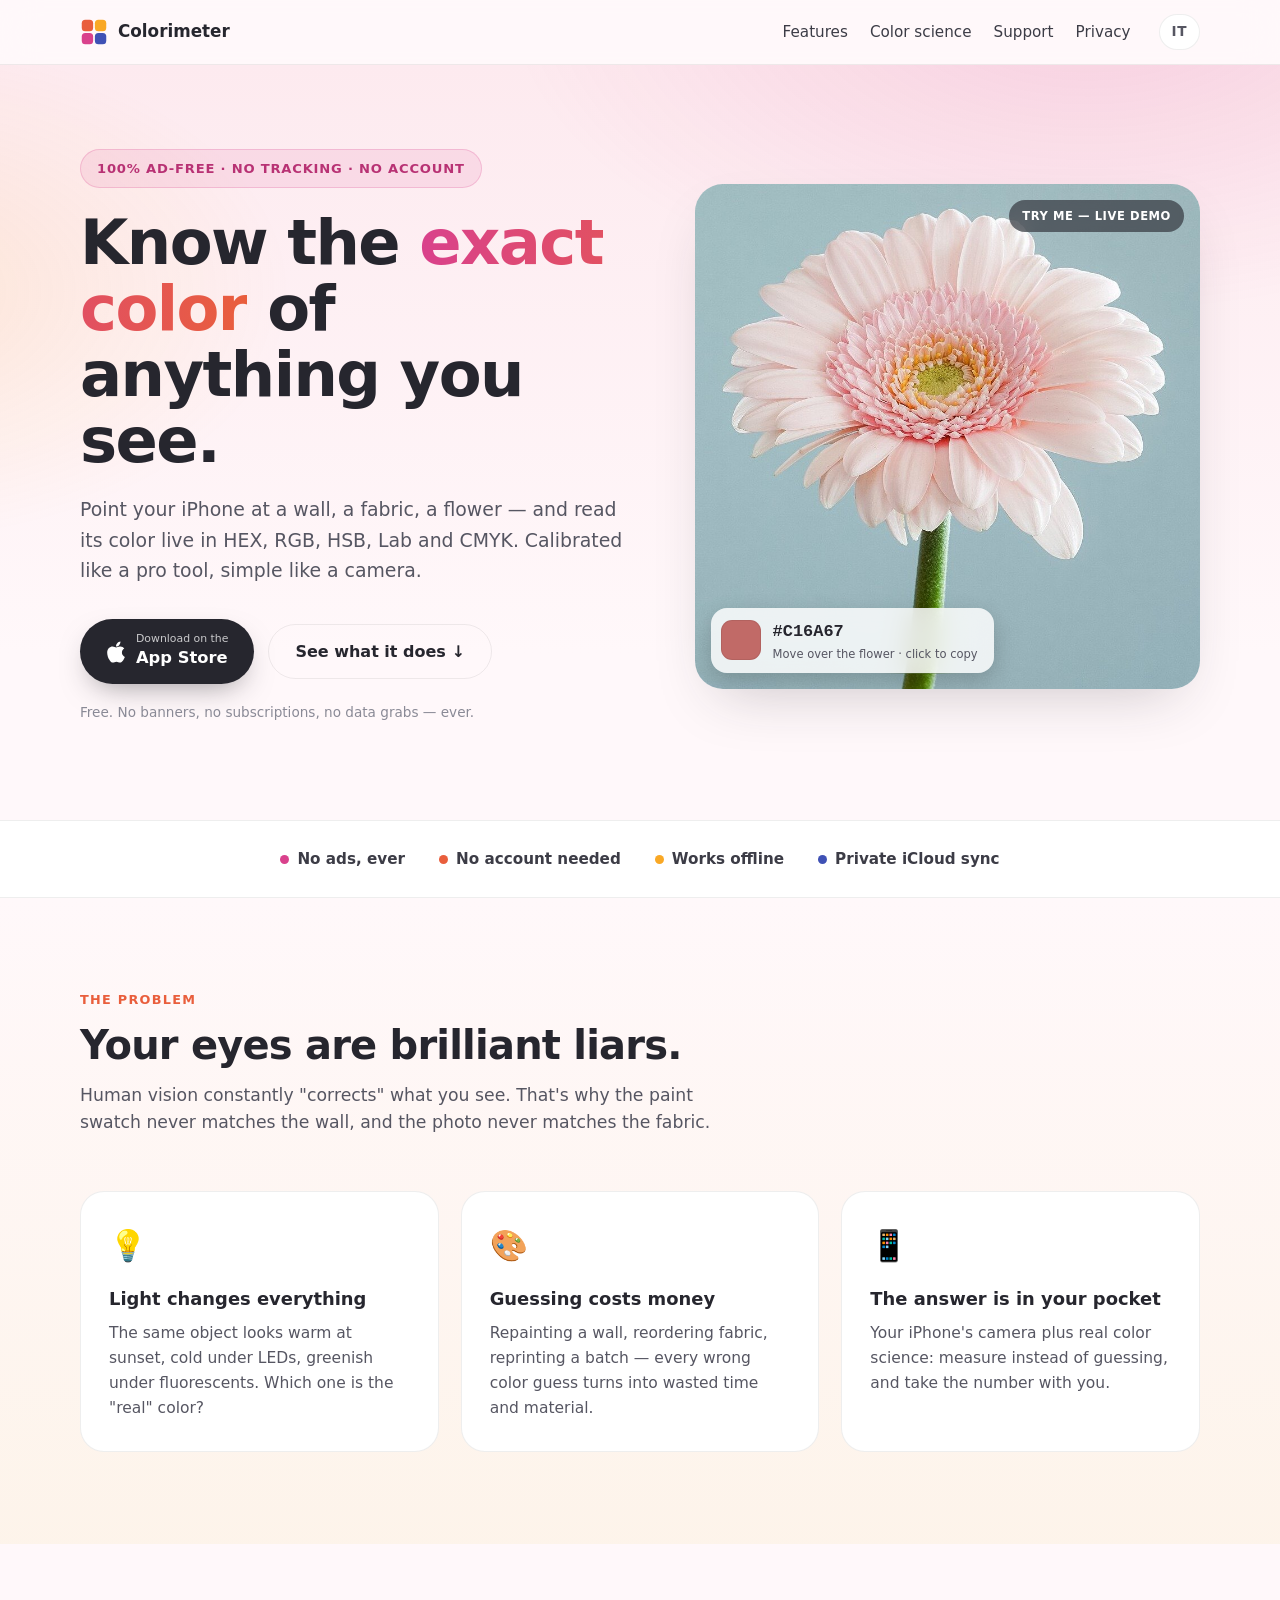
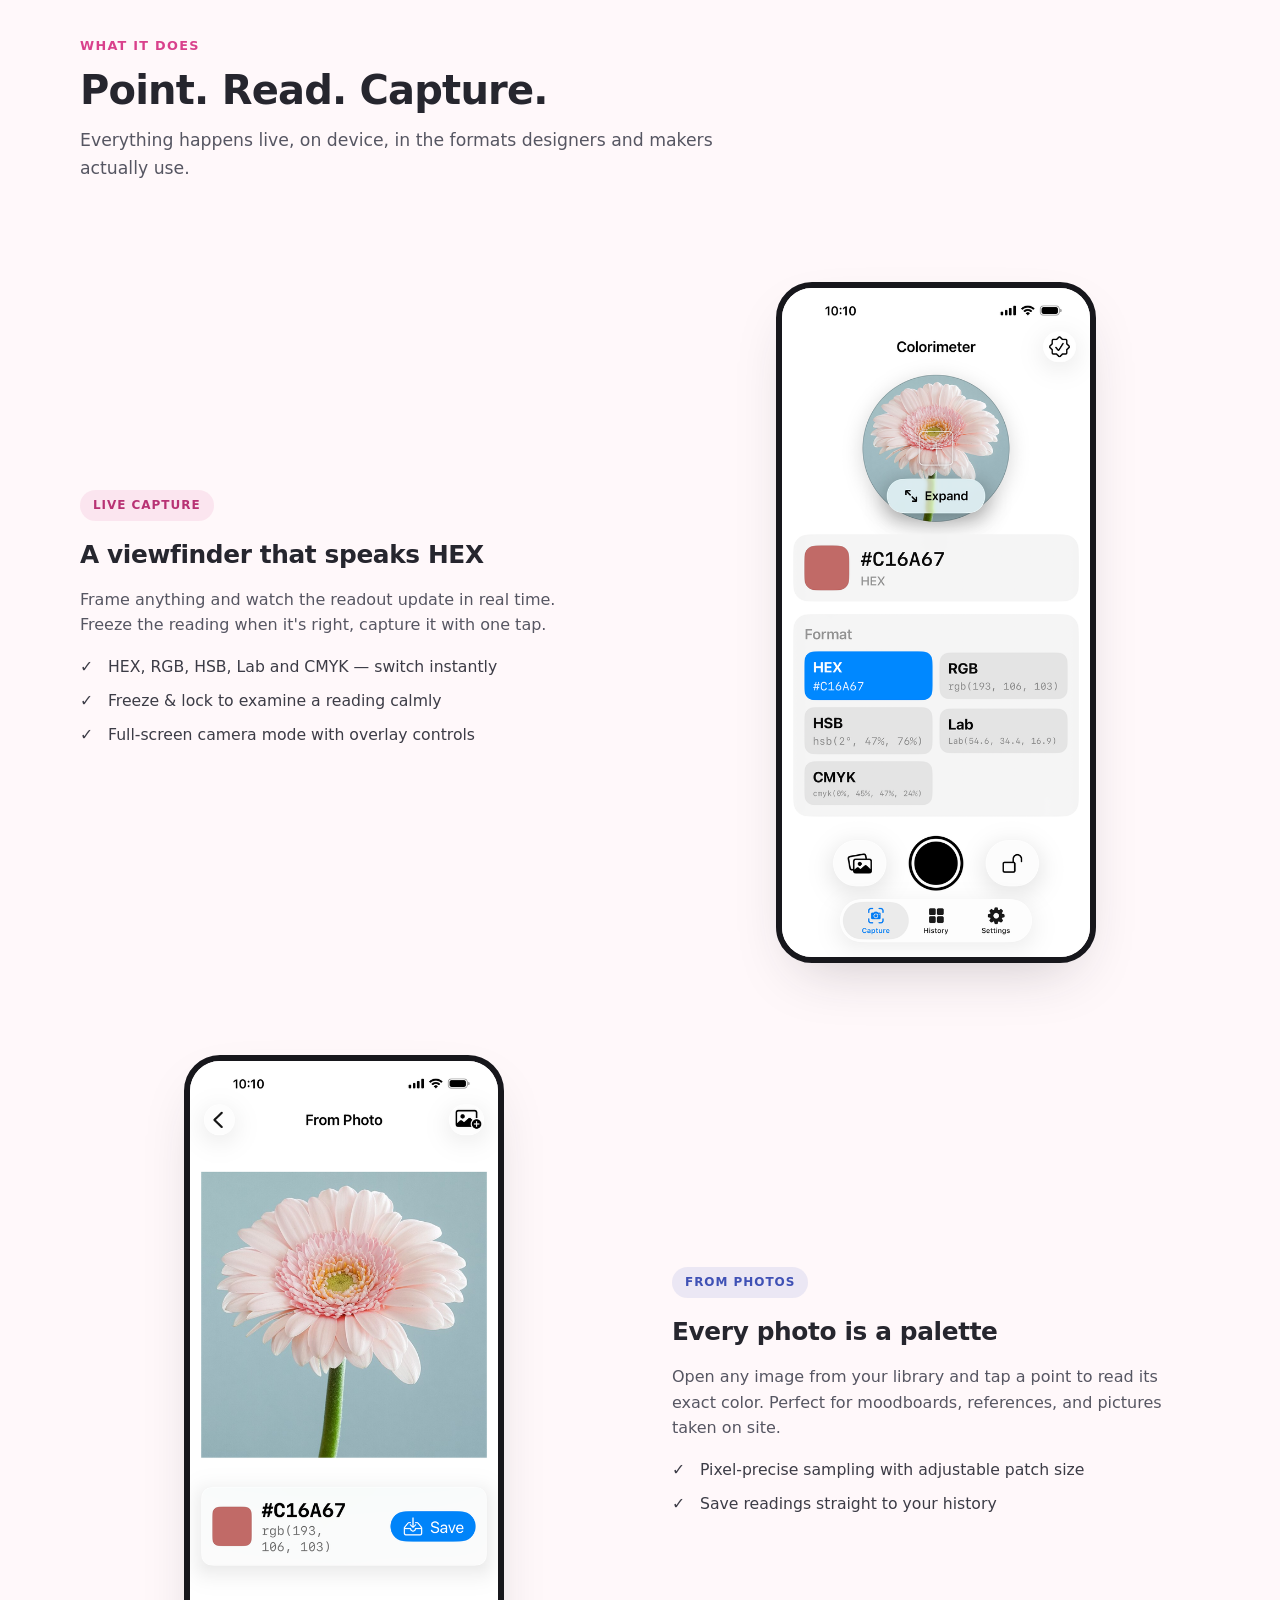
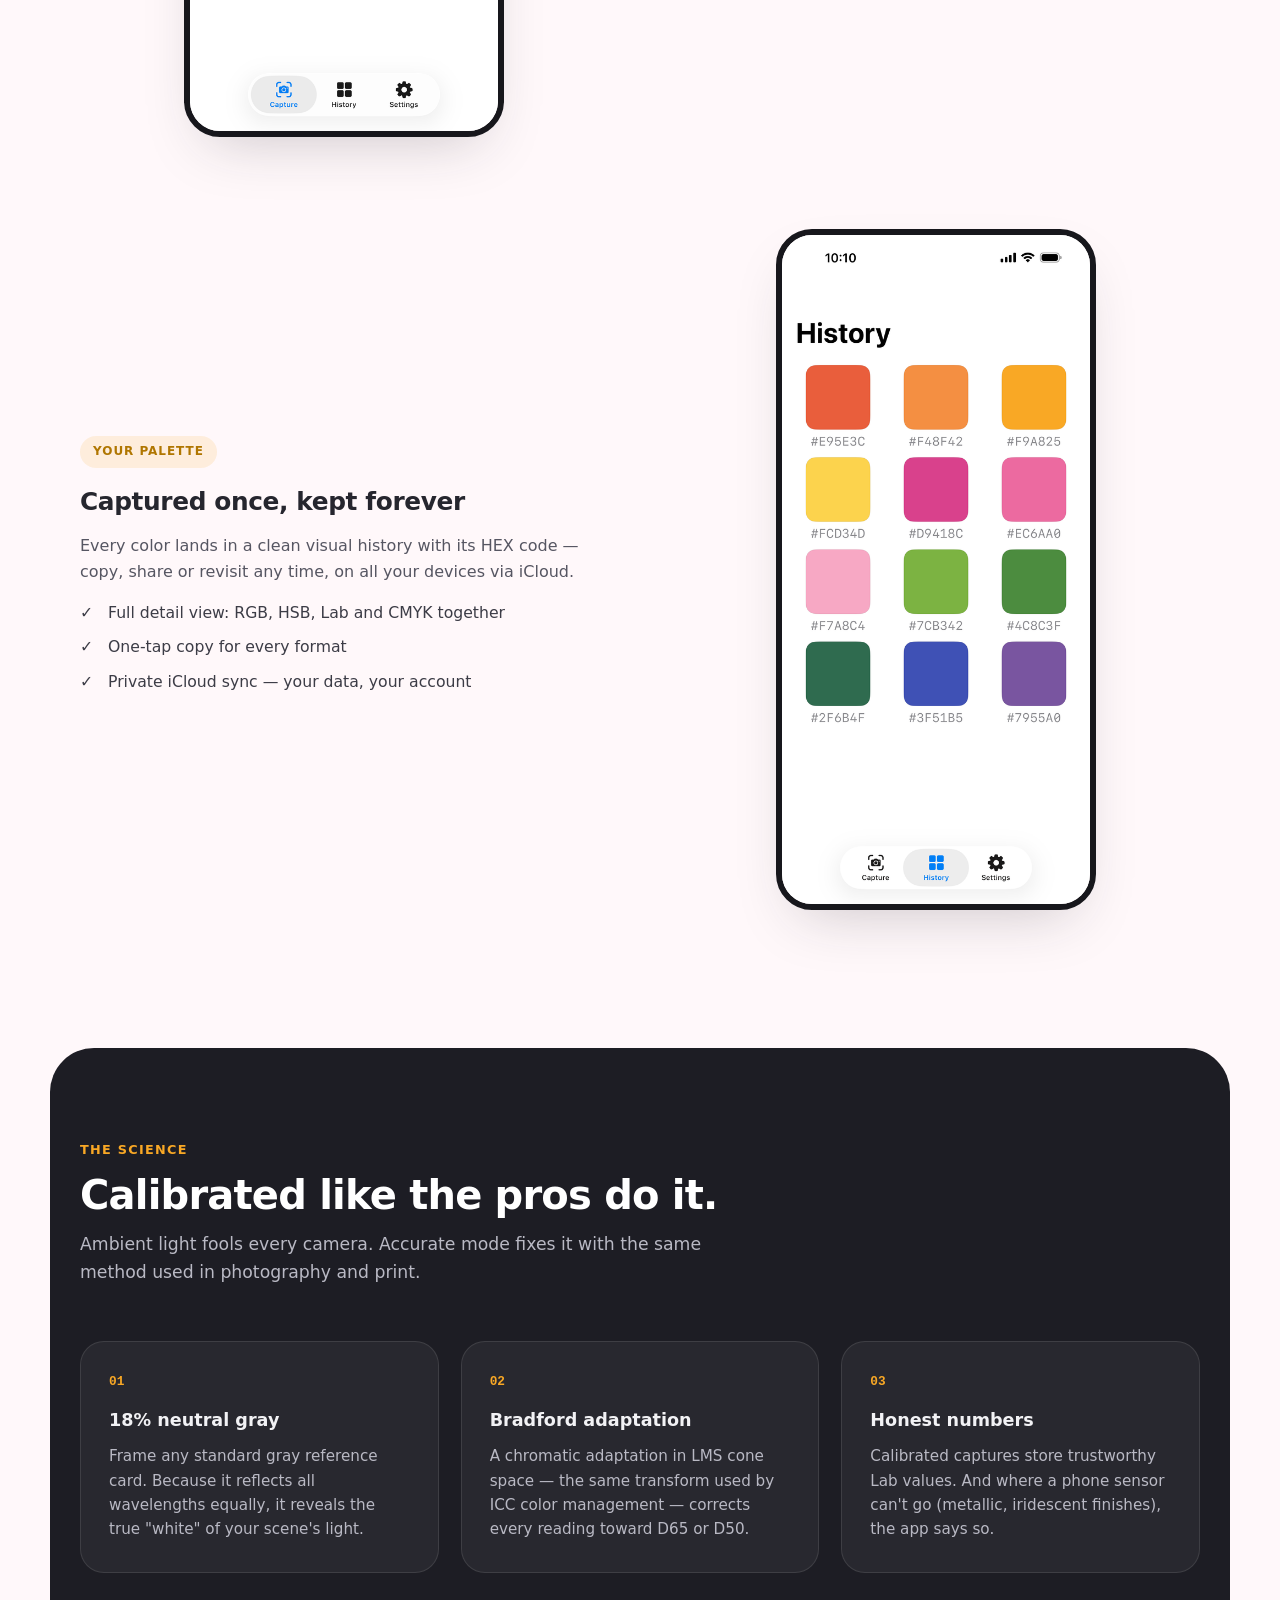
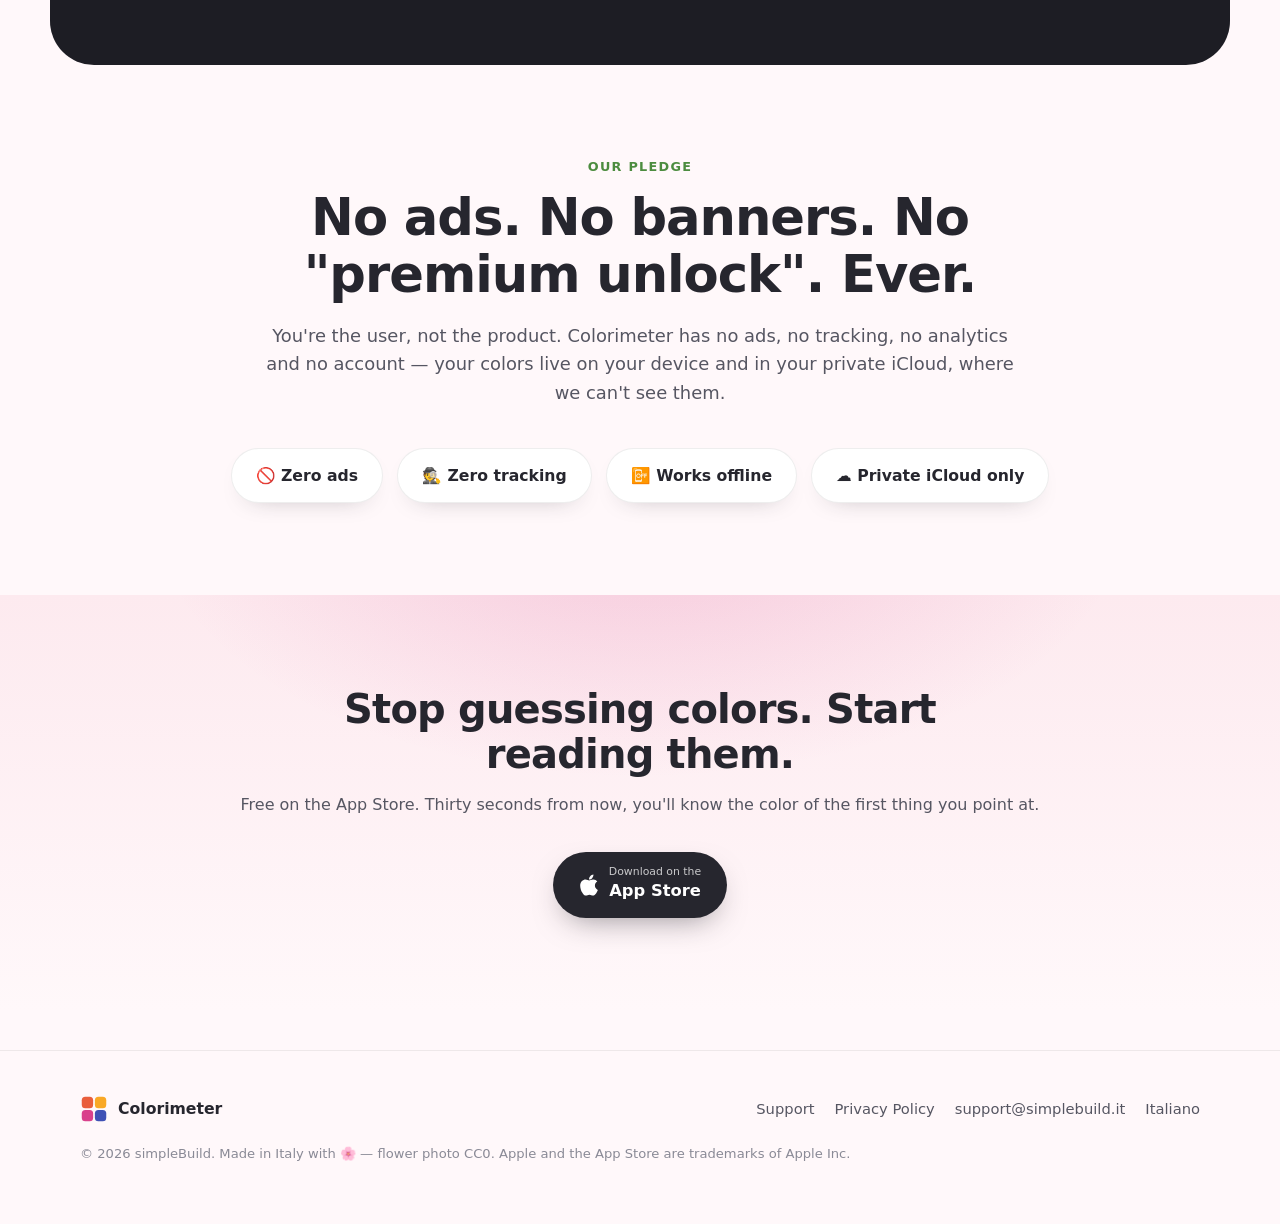
<file: index.html>
<!DOCTYPE html>
<html lang="en">
<head>
  <meta charset="UTF-8" />
  <meta name="viewport" content="width=device-width, initial-scale=1" />
  <title>Colorimeter — Know the exact color of anything you see</title>
  <meta name="description" content="Point your iPhone camera at anything and read its color in HEX, RGB, HSB, Lab and CMYK — live, calibrated, 100% ad-free." />
  <link rel="icon" type="image/svg+xml" href="assets/img/favicon.svg" />
  <link rel="stylesheet" href="assets/css/style.css" />
  <link rel="alternate" hreflang="en" href="index.html" />
  <link rel="alternate" hreflang="it" href="it/index.html" />
  <meta property="og:title" content="Colorimeter — Live Color Picker" />
  <meta property="og:description" content="Read the color of anything with your camera. HEX, RGB, HSB, Lab & CMYK. 100% ad-free." />
</head>
<body>

  <header class="nav">
    <div class="container nav-inner">
      <a class="brand" href="index.html" aria-label="Colorimeter home">
        <svg viewBox="0 0 64 64" aria-hidden="true"><rect x="4" y="4" width="26" height="26" rx="8" fill="#E95E3C"/><rect x="34" y="4" width="26" height="26" rx="8" fill="#F9A825"/><rect x="4" y="34" width="26" height="26" rx="8" fill="#D9418C"/><rect x="34" y="34" width="26" height="26" rx="8" fill="#3F51B5"/></svg>
        Colorimeter
      </a>
      <nav class="nav-links" aria-label="Main">
        <a href="#features">Features</a>
        <a href="#science">Color science</a>
        <a href="support.html">Support</a>
        <a href="privacy.html">Privacy</a>
      </nav>
      <a class="lang-switch" href="it/index.html" lang="it" hreflang="it">IT</a>
    </div>
  </header>

  <!-- HERO -->
  <section class="hero">
    <div class="container hero-grid">
      <div>
        <span class="eyebrow">100% ad-free · No tracking · No account</span>
        <h1>Know the <em>exact color</em> of anything you see.</h1>
        <p class="lede">Point your iPhone at a wall, a fabric, a flower — and read its color live in HEX, RGB, HSB, Lab and CMYK. Calibrated like a pro tool, simple like a camera.</p>
        <div class="hero-ctas">
          <a class="btn btn-dark" href="https://apps.apple.com/us/app/colorimeter-live-color-picker/id6785559193" aria-label="Download Colorimeter on the App Store">
            <svg width="20" height="24" viewBox="0 0 384 512" fill="currentColor" aria-hidden="true"><path d="M318.7 268.7c-.2-36.7 16.4-64.4 50-84.8-18.8-26.9-47.2-41.7-84.7-44.6-35.5-2.8-74.3 20.7-88.5 20.7-15 0-49.4-19.7-76.4-19.7C63.3 141.2 4 184.8 4 273.5q0 39.3 14.4 81.2c12.8 36.7 59 126.7 107.2 125.2 25.2-.6 43-17.9 75.8-17.9 31.8 0 48.3 17.9 76.4 17.9 48.6-.7 90.4-82.5 102.6-119.3-65.2-30.7-61.7-90-61.7-91.9zm-56.6-164.2c27.3-32.4 24.8-61.9 24-72.5-24.1 1.4-52 16.4-67.9 34.9-17.5 19.8-27.8 44.3-25.6 71.9 26.1 2 49.9-11.4 69.5-34.3z"/></svg>
            <span><small>Download on the</small><span class="btn-big">App Store</span></span>
          </a>
          <a class="btn btn-ghost" href="#features">See what it does ↓</a>
        </div>
        <p class="hero-note">Free. No banners, no subscriptions, no data grabs — ever.</p>
      </div>

      <div>
        <div class="sampler" data-sampler>
          <img src="assets/img/hero-flower.jpg" alt="Close-up of a pink gerbera — move your cursor to sample its colors" />
          <span class="sampler-badge">Try me — live demo</span>
          <div class="sampler-loupe" aria-hidden="true"></div>
          <div class="sampler-chip">
            <div class="sampler-swatch" aria-hidden="true"></div>
            <div>
              <div class="sampler-hex">#C16A67</div>
              <div class="sampler-hint">Move over the flower · click to copy</div>
            </div>
          </div>
        </div>
      </div>
    </div>
  </section>

  <!-- TRUST STRIP -->
  <div class="trust">
    <div class="container trust-inner">
      <span><span class="dot" style="background:#D9418C"></span> No ads, ever</span>
      <span><span class="dot" style="background:#E95E3C"></span> No account needed</span>
      <span><span class="dot" style="background:#F9A825"></span> Works offline</span>
      <span><span class="dot" style="background:#3F51B5"></span> Private iCloud sync</span>
    </div>
  </div>

  <!-- PROBLEM -->
  <section class="problem">
    <div class="container">
      <div class="section-head reveal">
        <div class="kicker" style="color:#E95E3C">The problem</div>
        <h2>Your eyes are brilliant liars.</h2>
        <p>Human vision constantly "corrects" what you see. That's why the paint swatch never matches the wall, and the photo never matches the fabric.</p>
      </div>
      <div class="problem-grid">
        <div class="problem-card reveal">
          <span class="emoji">💡</span>
          <h3>Light changes everything</h3>
          <p>The same object looks warm at sunset, cold under LEDs, greenish under fluorescents. Which one is the "real" color?</p>
        </div>
        <div class="problem-card reveal">
          <span class="emoji">🎨</span>
          <h3>Guessing costs money</h3>
          <p>Repainting a wall, reordering fabric, reprinting a batch — every wrong color guess turns into wasted time and material.</p>
        </div>
        <div class="problem-card reveal">
          <span class="emoji">📱</span>
          <h3>The answer is in your pocket</h3>
          <p>Your iPhone's camera plus real color science: measure instead of guessing, and take the number with you.</p>
        </div>
      </div>
    </div>
  </section>

  <!-- FEATURES -->
  <section id="features">
    <div class="container">
      <div class="section-head reveal">
        <div class="kicker" style="color:#D9418C">What it does</div>
        <h2>Point. Read. Capture.</h2>
        <p>Everything happens live, on device, in the formats designers and makers actually use.</p>
      </div>

      <div class="feature-row">
        <div class="reveal">
          <span class="tag" style="background:rgba(217,65,140,.1);color:#B83274">Live capture</span>
          <h3>A viewfinder that speaks HEX</h3>
          <p>Frame anything and watch the readout update in real time. Freeze the reading when it's right, capture it with one tap.</p>
          <ul>
            <li>HEX, RGB, HSB, Lab and CMYK — switch instantly</li>
            <li>Freeze &amp; lock to examine a reading calmly</li>
            <li>Full-screen camera mode with overlay controls</li>
          </ul>
        </div>
        <div class="shot reveal"><img src="assets/img/shot-en-capture.png" alt="Colorimeter capture screen reading a pink gerbera" loading="lazy" /></div>
      </div>

      <div class="feature-row">
        <div class="shot reveal"><img src="assets/img/shot-en-photo.png" alt="Sampling a color from a photo of a flower" loading="lazy" /></div>
        <div class="reveal">
          <span class="tag" style="background:rgba(63,81,181,.1);color:#3F51B5">From photos</span>
          <h3>Every photo is a palette</h3>
          <p>Open any image from your library and tap a point to read its exact color. Perfect for moodboards, references, and pictures taken on site.</p>
          <ul>
            <li>Pixel-precise sampling with adjustable patch size</li>
            <li>Save readings straight to your history</li>
          </ul>
        </div>
      </div>

      <div class="feature-row">
        <div class="reveal">
          <span class="tag" style="background:rgba(249,168,37,.14);color:#B07600">Your palette</span>
          <h3>Captured once, kept forever</h3>
          <p>Every color lands in a clean visual history with its HEX code — copy, share or revisit any time, on all your devices via iCloud.</p>
          <ul>
            <li>Full detail view: RGB, HSB, Lab and CMYK together</li>
            <li>One-tap copy for every format</li>
            <li>Private iCloud sync — your data, your account</li>
          </ul>
        </div>
        <div class="shot reveal"><img src="assets/img/shot-en-history.png" alt="History grid of captured color swatches" loading="lazy" /></div>
      </div>
    </div>
  </section>

  <!-- SCIENCE -->
  <section id="science" class="science">
    <div class="container">
      <div class="section-head reveal">
        <div class="kicker" style="color:#F9A825">The science</div>
        <h2>Calibrated like the pros do it.</h2>
        <p>Ambient light fools every camera. Accurate mode fixes it with the same method used in photography and print.</p>
      </div>
      <div class="science-grid">
        <div class="science-card reveal">
          <span class="num">01</span>
          <h3>18% neutral gray</h3>
          <p>Frame any standard gray reference card. Because it reflects all wavelengths equally, it reveals the true "white" of your scene's light.</p>
        </div>
        <div class="science-card reveal">
          <span class="num">02</span>
          <h3>Bradford adaptation</h3>
          <p>A chromatic adaptation in LMS cone space — the same transform used by ICC color management — corrects every reading toward D65 or D50.</p>
        </div>
        <div class="science-card reveal">
          <span class="num">03</span>
          <h3>Honest numbers</h3>
          <p>Calibrated captures store trustworthy Lab values. And where a phone sensor can't go (metallic, iridescent finishes), the app says so.</p>
        </div>
      </div>
    </div>
  </section>

  <!-- PLEDGE -->
  <section class="pledge">
    <div class="container reveal">
      <div class="kicker" style="color:#4C8C3F">Our pledge</div>
      <h2>No ads. No banners. No "premium unlock". Ever.</h2>
      <p class="lede">You're the user, not the product. Colorimeter has no ads, no tracking, no analytics and no account — your colors live on your device and in your private iCloud, where we can't see them.</p>
      <div class="pledge-pills">
        <span class="pledge-pill">🚫 Zero ads</span>
        <span class="pledge-pill">🕵️ Zero tracking</span>
        <span class="pledge-pill">📴 Works offline</span>
        <span class="pledge-pill">☁️ Private iCloud only</span>
      </div>
    </div>
  </section>

  <!-- FINAL CTA -->
  <section class="cta-final">
    <div class="container reveal">
      <h2>Stop guessing colors. Start reading them.</h2>
      <p>Free on the App Store. Thirty seconds from now, you'll know the color of the first thing you point at.</p>
      <a class="btn btn-dark" href="#" aria-label="Download Colorimeter on the App Store">
        <svg width="20" height="24" viewBox="0 0 384 512" fill="currentColor" aria-hidden="true"><path d="M318.7 268.7c-.2-36.7 16.4-64.4 50-84.8-18.8-26.9-47.2-41.7-84.7-44.6-35.5-2.8-74.3 20.7-88.5 20.7-15 0-49.4-19.7-76.4-19.7C63.3 141.2 4 184.8 4 273.5q0 39.3 14.4 81.2c12.8 36.7 59 126.7 107.2 125.2 25.2-.6 43-17.9 75.8-17.9 31.8 0 48.3 17.9 76.4 17.9 48.6-.7 90.4-82.5 102.6-119.3-65.2-30.7-61.7-90-61.7-91.9zm-56.6-164.2c27.3-32.4 24.8-61.9 24-72.5-24.1 1.4-52 16.4-67.9 34.9-17.5 19.8-27.8 44.3-25.6 71.9 26.1 2 49.9-11.4 69.5-34.3z"/></svg>
        <span><small>Download on the</small><span class="btn-big">App Store</span></span>
      </a>
    </div>
  </section>

  <footer>
    <div class="container footer-inner">
      <a class="brand" href="index.html">
        <svg viewBox="0 0 64 64" width="22" height="22" aria-hidden="true"><rect x="4" y="4" width="26" height="26" rx="8" fill="#E95E3C"/><rect x="34" y="4" width="26" height="26" rx="8" fill="#F9A825"/><rect x="4" y="34" width="26" height="26" rx="8" fill="#D9418C"/><rect x="34" y="34" width="26" height="26" rx="8" fill="#3F51B5"/></svg>
        Colorimeter
      </a>
      <nav class="footer-links" aria-label="Footer">
        <a href="support.html">Support</a>
        <a href="privacy.html">Privacy Policy</a>
        <a href="mailto:support@simplebuild.it">support@simplebuild.it</a>
        <a href="it/index.html" lang="it">Italiano</a>
      </nav>
      <p class="footer-note">© <span data-year>2026</span> simpleBuild. Made in Italy with 🌸 — flower photo CC0. Apple and the App Store are trademarks of Apple Inc.</p>
    </div>
  </footer>

  <div class="toast" data-copied="Copied" role="status" aria-live="polite"></div>
  <script src="assets/js/main.js"></script>
</body>
</html>
</file>
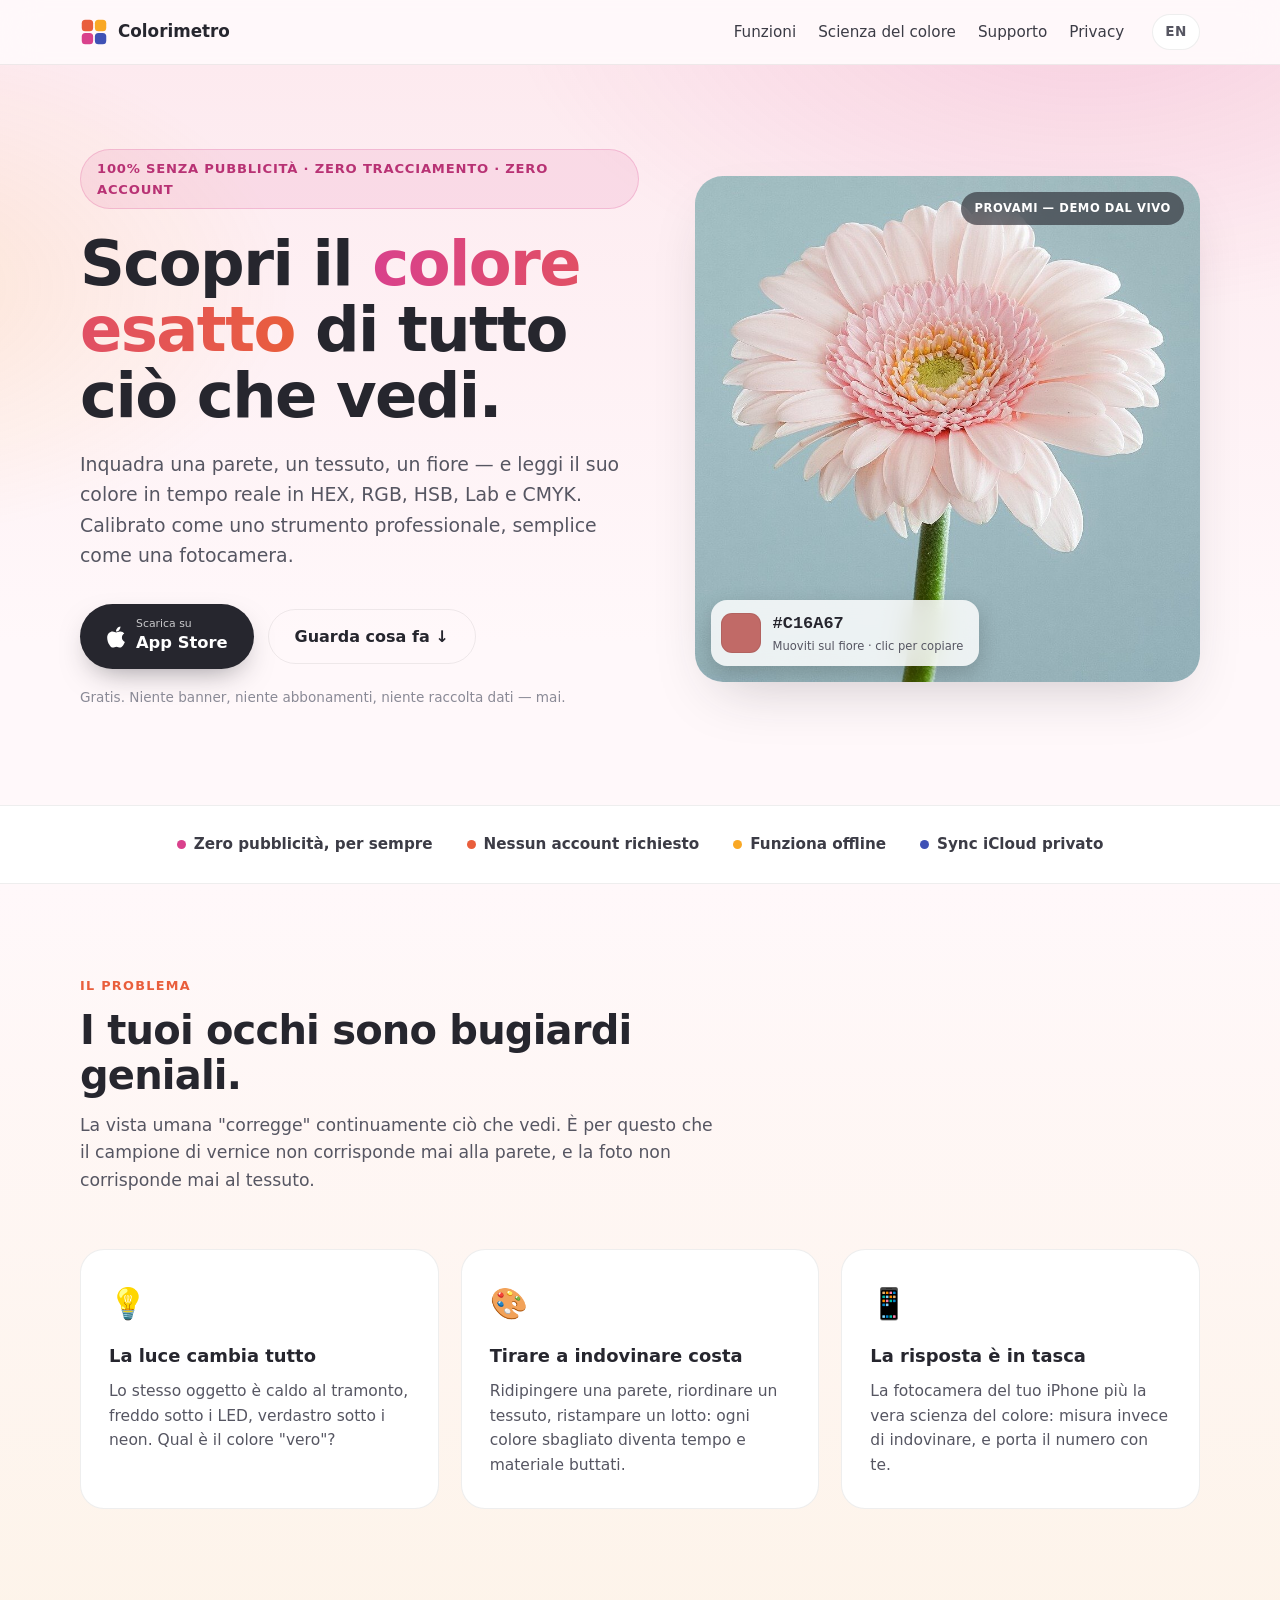
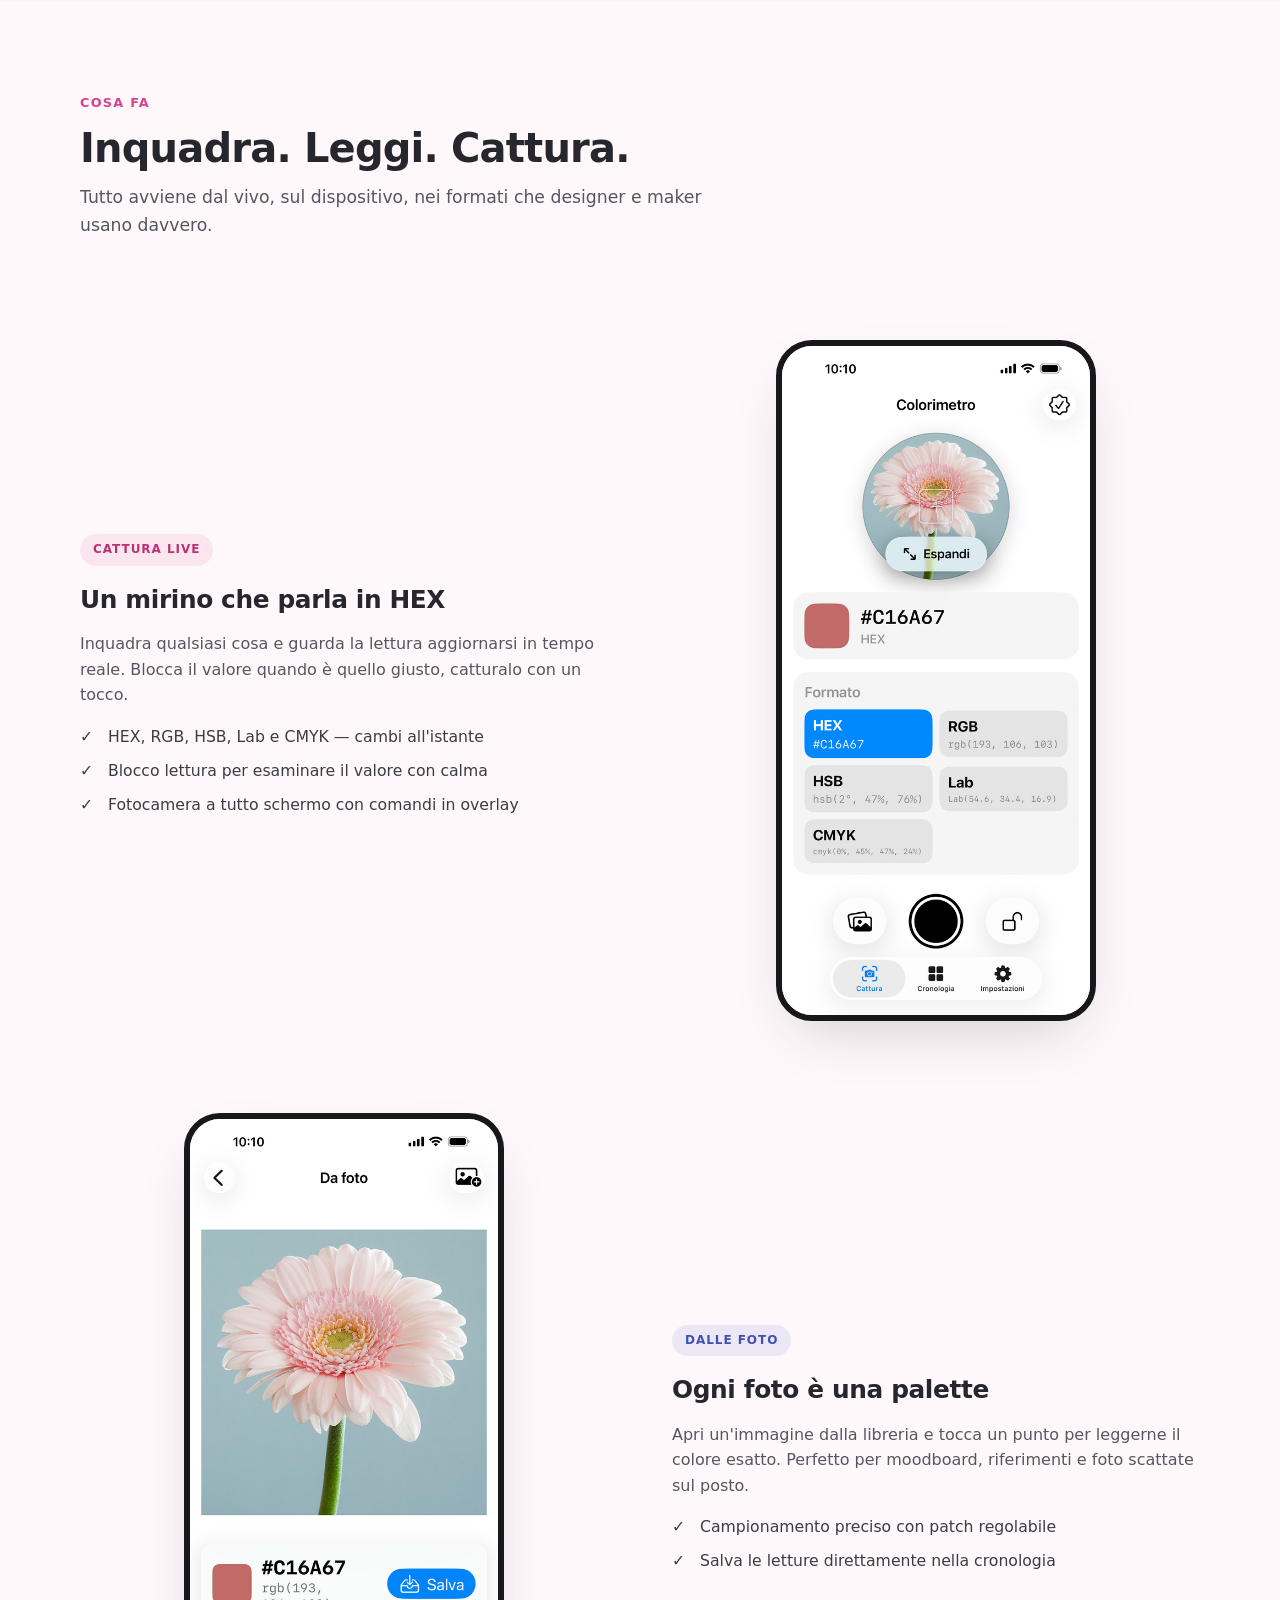
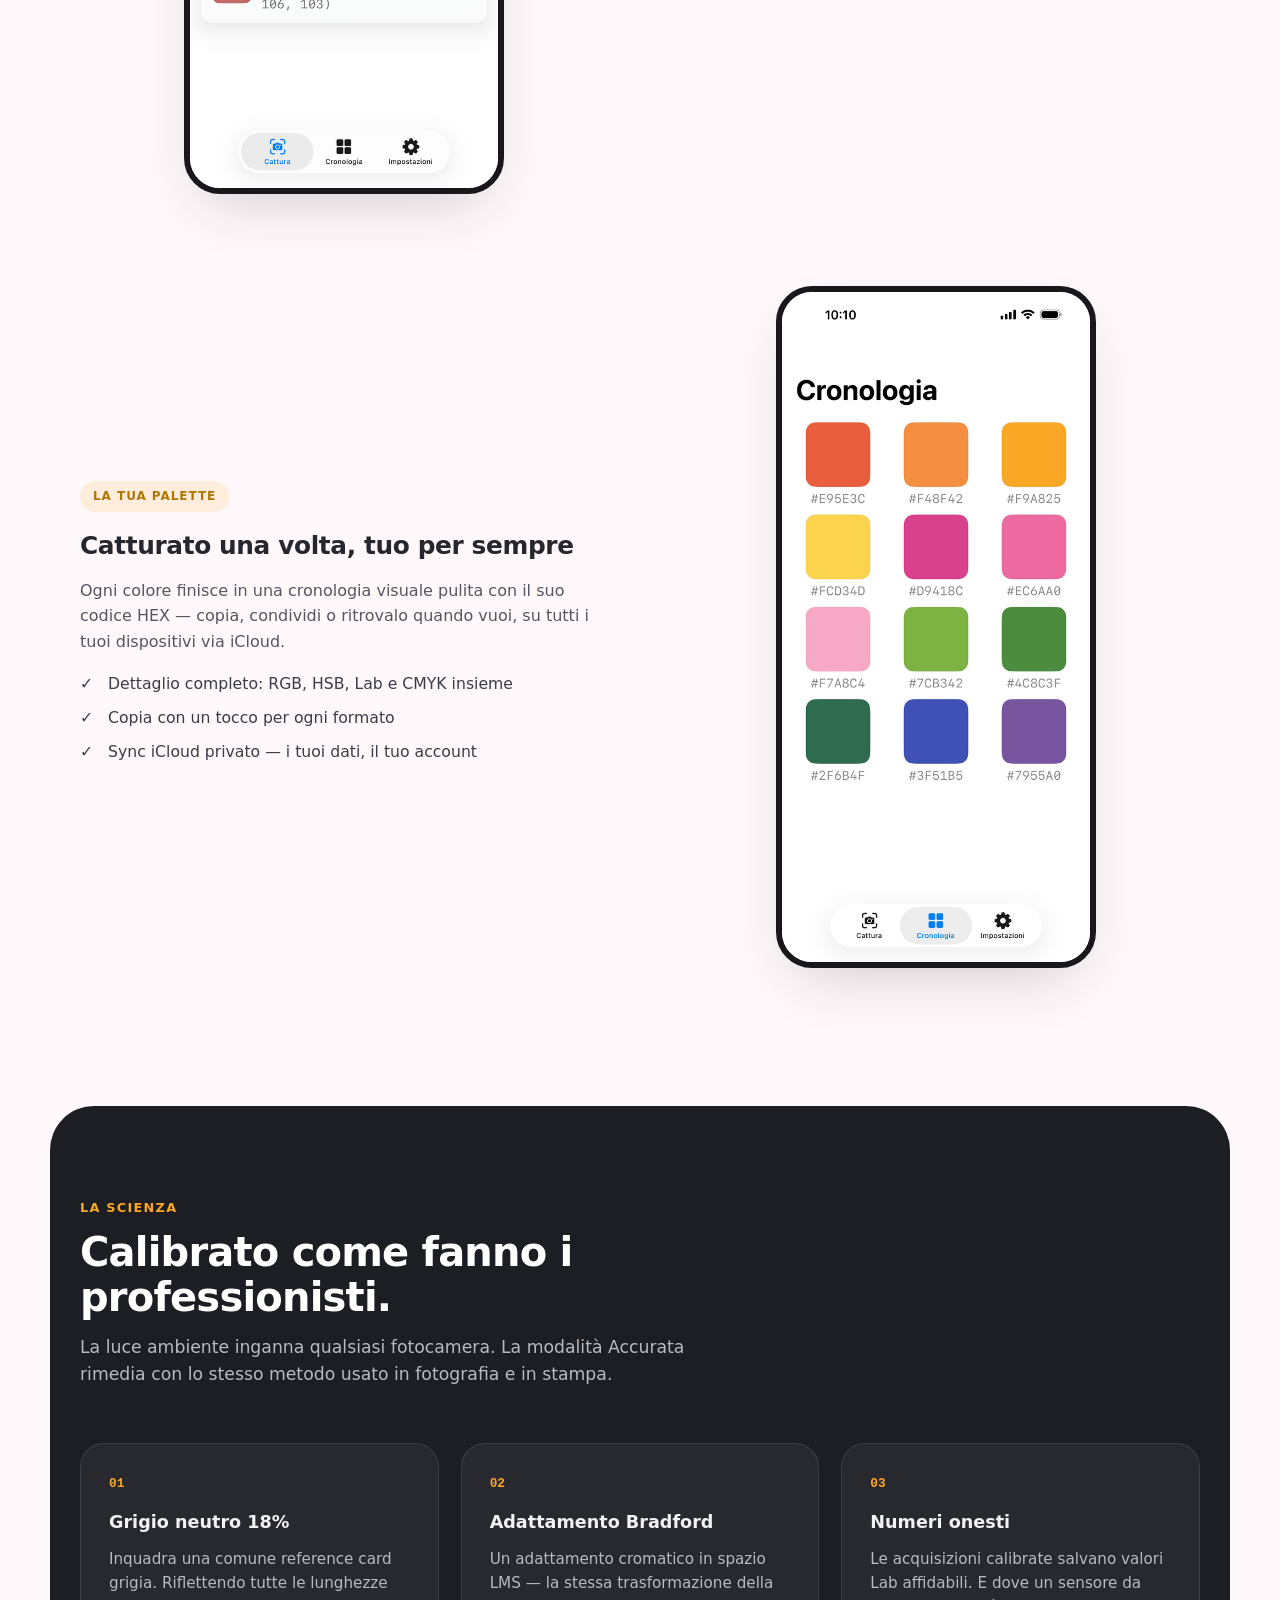
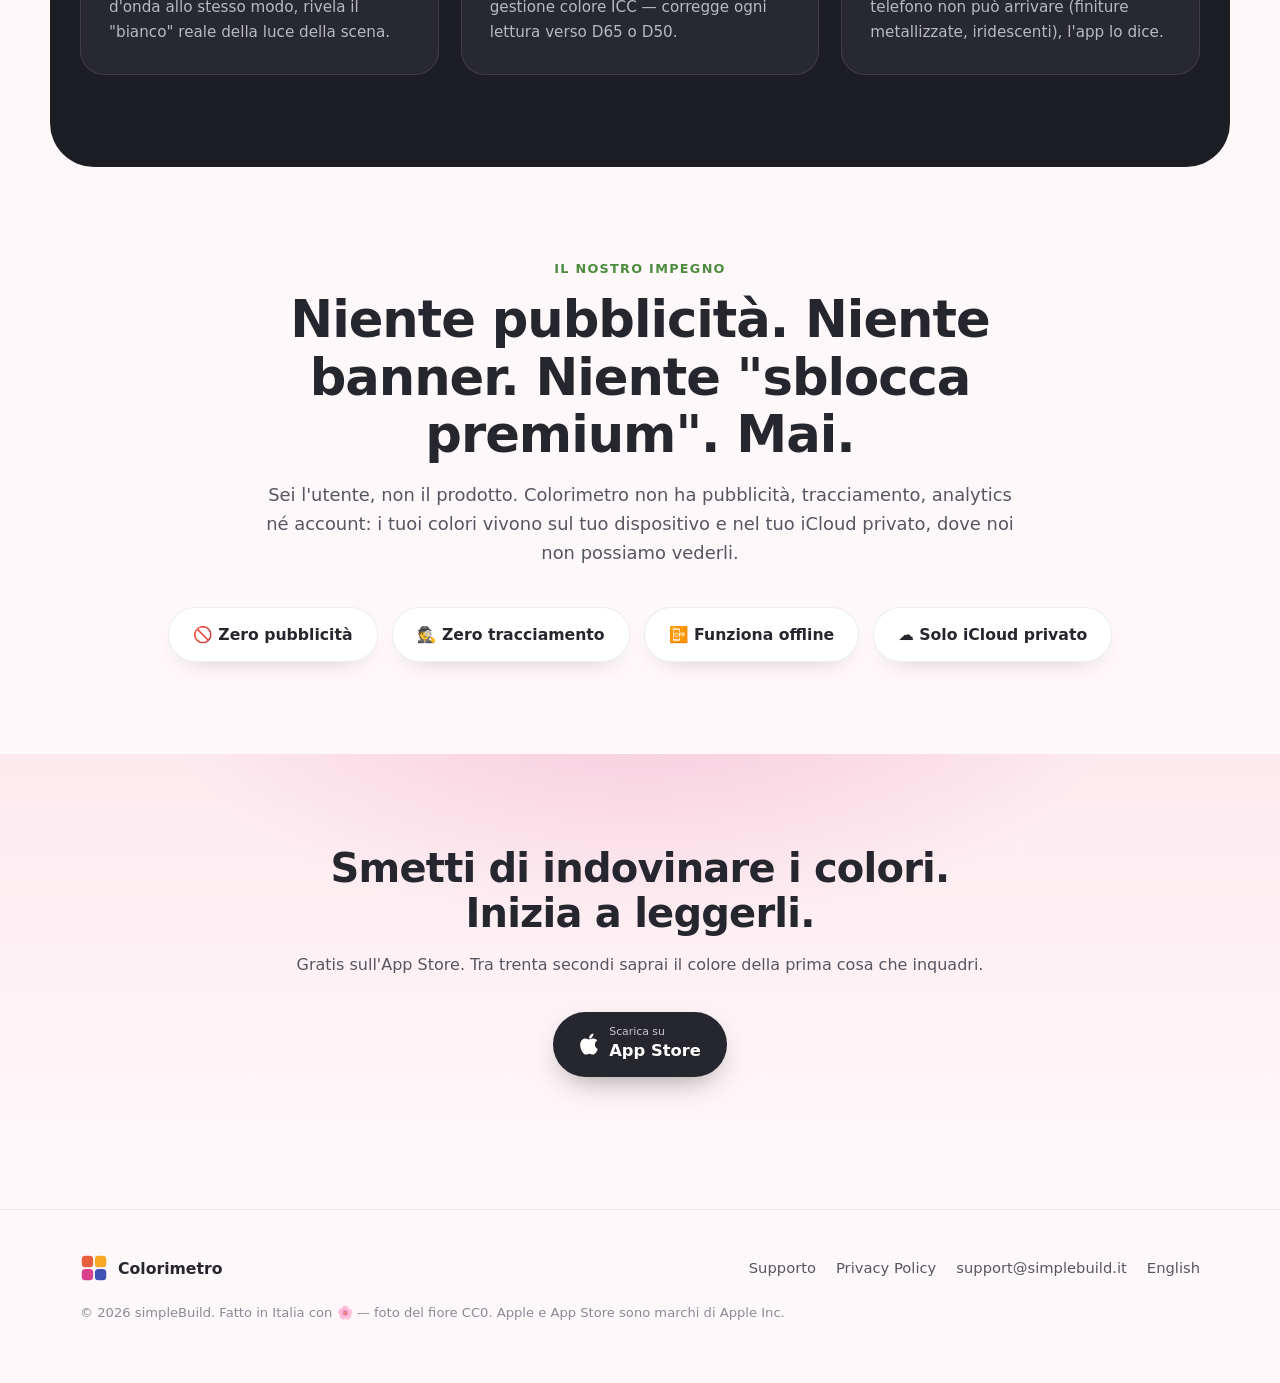
<file: it/index.html>
<!DOCTYPE html>
<html lang="it">
<head>
  <meta charset="UTF-8" />
  <meta name="viewport" content="width=device-width, initial-scale=1" />
  <title>Colorimetro — Scopri il colore esatto di tutto ciò che vedi</title>
  <meta name="description" content="Inquadra qualsiasi cosa con l'iPhone e leggi il suo colore in HEX, RGB, HSB, Lab e CMYK — in tempo reale, calibrato, 100% senza pubblicità." />
  <link rel="icon" type="image/svg+xml" href="../assets/img/favicon.svg" />
  <link rel="stylesheet" href="../assets/css/style.css" />
  <link rel="alternate" hreflang="en" href="../index.html" />
  <link rel="alternate" hreflang="it" href="index.html" />
  <meta property="og:title" content="Colorimetro — Color picker dal vivo" />
  <meta property="og:description" content="Leggi il colore di qualsiasi cosa con la fotocamera. HEX, RGB, HSB, Lab e CMYK. 100% senza pubblicità." />
</head>
<body>

  <header class="nav">
    <div class="container nav-inner">
      <a class="brand" href="index.html" aria-label="Colorimetro home">
        <svg viewBox="0 0 64 64" aria-hidden="true"><rect x="4" y="4" width="26" height="26" rx="8" fill="#E95E3C"/><rect x="34" y="4" width="26" height="26" rx="8" fill="#F9A825"/><rect x="4" y="34" width="26" height="26" rx="8" fill="#D9418C"/><rect x="34" y="34" width="26" height="26" rx="8" fill="#3F51B5"/></svg>
        Colorimetro
      </a>
      <nav class="nav-links" aria-label="Principale">
        <a href="#features">Funzioni</a>
        <a href="#science">Scienza del colore</a>
        <a href="support.html">Supporto</a>
        <a href="privacy.html">Privacy</a>
      </nav>
      <a class="lang-switch" href="../index.html" lang="en" hreflang="en">EN</a>
    </div>
  </header>

  <!-- HERO -->
  <section class="hero">
    <div class="container hero-grid">
      <div>
        <span class="eyebrow">100% senza pubblicità · Zero tracciamento · Zero account</span>
        <h1>Scopri il <em>colore esatto</em> di tutto ciò che vedi.</h1>
        <p class="lede">Inquadra una parete, un tessuto, un fiore — e leggi il suo colore in tempo reale in HEX, RGB, HSB, Lab e CMYK. Calibrato come uno strumento professionale, semplice come una fotocamera.</p>
        <div class="hero-ctas">
          <a class="btn btn-dark" href="#" aria-label="Scarica Colorimetro dall'App Store">
            <svg width="20" height="24" viewBox="0 0 384 512" fill="currentColor" aria-hidden="true"><path d="M318.7 268.7c-.2-36.7 16.4-64.4 50-84.8-18.8-26.9-47.2-41.7-84.7-44.6-35.5-2.8-74.3 20.7-88.5 20.7-15 0-49.4-19.7-76.4-19.7C63.3 141.2 4 184.8 4 273.5q0 39.3 14.4 81.2c12.8 36.7 59 126.7 107.2 125.2 25.2-.6 43-17.9 75.8-17.9 31.8 0 48.3 17.9 76.4 17.9 48.6-.7 90.4-82.5 102.6-119.3-65.2-30.7-61.7-90-61.7-91.9zm-56.6-164.2c27.3-32.4 24.8-61.9 24-72.5-24.1 1.4-52 16.4-67.9 34.9-17.5 19.8-27.8 44.3-25.6 71.9 26.1 2 49.9-11.4 69.5-34.3z"/></svg>
            <span><small>Scarica su</small><span class="btn-big">App Store</span></span>
          </a>
          <a class="btn btn-ghost" href="#features">Guarda cosa fa ↓</a>
        </div>
        <p class="hero-note">Gratis. Niente banner, niente abbonamenti, niente raccolta dati — mai.</p>
      </div>

      <div>
        <div class="sampler" data-sampler>
          <img src="../assets/img/hero-flower.jpg" alt="Primo piano di una gerbera rosa — muovi il cursore per campionarne i colori" />
          <span class="sampler-badge">Provami — demo dal vivo</span>
          <div class="sampler-loupe" aria-hidden="true"></div>
          <div class="sampler-chip">
            <div class="sampler-swatch" aria-hidden="true"></div>
            <div>
              <div class="sampler-hex">#C16A67</div>
              <div class="sampler-hint">Muoviti sul fiore · clic per copiare</div>
            </div>
          </div>
        </div>
      </div>
    </div>
  </section>

  <!-- TRUST STRIP -->
  <div class="trust">
    <div class="container trust-inner">
      <span><span class="dot" style="background:#D9418C"></span> Zero pubblicità, per sempre</span>
      <span><span class="dot" style="background:#E95E3C"></span> Nessun account richiesto</span>
      <span><span class="dot" style="background:#F9A825"></span> Funziona offline</span>
      <span><span class="dot" style="background:#3F51B5"></span> Sync iCloud privato</span>
    </div>
  </div>

  <!-- PROBLEMA -->
  <section class="problem">
    <div class="container">
      <div class="section-head reveal">
        <div class="kicker" style="color:#E95E3C">Il problema</div>
        <h2>I tuoi occhi sono bugiardi geniali.</h2>
        <p>La vista umana "corregge" continuamente ciò che vedi. È per questo che il campione di vernice non corrisponde mai alla parete, e la foto non corrisponde mai al tessuto.</p>
      </div>
      <div class="problem-grid">
        <div class="problem-card reveal">
          <span class="emoji">💡</span>
          <h3>La luce cambia tutto</h3>
          <p>Lo stesso oggetto è caldo al tramonto, freddo sotto i LED, verdastro sotto i neon. Qual è il colore "vero"?</p>
        </div>
        <div class="problem-card reveal">
          <span class="emoji">🎨</span>
          <h3>Tirare a indovinare costa</h3>
          <p>Ridipingere una parete, riordinare un tessuto, ristampare un lotto: ogni colore sbagliato diventa tempo e materiale buttati.</p>
        </div>
        <div class="problem-card reveal">
          <span class="emoji">📱</span>
          <h3>La risposta è in tasca</h3>
          <p>La fotocamera del tuo iPhone più la vera scienza del colore: misura invece di indovinare, e porta il numero con te.</p>
        </div>
      </div>
    </div>
  </section>

  <!-- FUNZIONI -->
  <section id="features">
    <div class="container">
      <div class="section-head reveal">
        <div class="kicker" style="color:#D9418C">Cosa fa</div>
        <h2>Inquadra. Leggi. Cattura.</h2>
        <p>Tutto avviene dal vivo, sul dispositivo, nei formati che designer e maker usano davvero.</p>
      </div>

      <div class="feature-row">
        <div class="reveal">
          <span class="tag" style="background:rgba(217,65,140,.1);color:#B83274">Cattura live</span>
          <h3>Un mirino che parla in HEX</h3>
          <p>Inquadra qualsiasi cosa e guarda la lettura aggiornarsi in tempo reale. Blocca il valore quando è quello giusto, catturalo con un tocco.</p>
          <ul>
            <li>HEX, RGB, HSB, Lab e CMYK — cambi all'istante</li>
            <li>Blocco lettura per esaminare il valore con calma</li>
            <li>Fotocamera a tutto schermo con comandi in overlay</li>
          </ul>
        </div>
        <div class="shot reveal"><img src="../assets/img/shot-it-capture.png" alt="Schermata di cattura di Colorimetro che legge una gerbera rosa" loading="lazy" /></div>
      </div>

      <div class="feature-row">
        <div class="shot reveal"><img src="../assets/img/shot-it-photo.png" alt="Campionamento di un colore dalla foto di un fiore" loading="lazy" /></div>
        <div class="reveal">
          <span class="tag" style="background:rgba(63,81,181,.1);color:#3F51B5">Dalle foto</span>
          <h3>Ogni foto è una palette</h3>
          <p>Apri un'immagine dalla libreria e tocca un punto per leggerne il colore esatto. Perfetto per moodboard, riferimenti e foto scattate sul posto.</p>
          <ul>
            <li>Campionamento preciso con patch regolabile</li>
            <li>Salva le letture direttamente nella cronologia</li>
          </ul>
        </div>
      </div>

      <div class="feature-row">
        <div class="reveal">
          <span class="tag" style="background:rgba(249,168,37,.14);color:#B07600">La tua palette</span>
          <h3>Catturato una volta, tuo per sempre</h3>
          <p>Ogni colore finisce in una cronologia visuale pulita con il suo codice HEX — copia, condividi o ritrovalo quando vuoi, su tutti i tuoi dispositivi via iCloud.</p>
          <ul>
            <li>Dettaglio completo: RGB, HSB, Lab e CMYK insieme</li>
            <li>Copia con un tocco per ogni formato</li>
            <li>Sync iCloud privato — i tuoi dati, il tuo account</li>
          </ul>
        </div>
        <div class="shot reveal"><img src="../assets/img/shot-it-history.png" alt="Griglia della cronologia con i campioni colore catturati" loading="lazy" /></div>
      </div>
    </div>
  </section>

  <!-- SCIENZA -->
  <section id="science" class="science">
    <div class="container">
      <div class="section-head reveal">
        <div class="kicker" style="color:#F9A825">La scienza</div>
        <h2>Calibrato come fanno i professionisti.</h2>
        <p>La luce ambiente inganna qualsiasi fotocamera. La modalità Accurata rimedia con lo stesso metodo usato in fotografia e in stampa.</p>
      </div>
      <div class="science-grid">
        <div class="science-card reveal">
          <span class="num">01</span>
          <h3>Grigio neutro 18%</h3>
          <p>Inquadra una comune reference card grigia. Riflettendo tutte le lunghezze d'onda allo stesso modo, rivela il "bianco" reale della luce della scena.</p>
        </div>
        <div class="science-card reveal">
          <span class="num">02</span>
          <h3>Adattamento Bradford</h3>
          <p>Un adattamento cromatico in spazio LMS — la stessa trasformazione della gestione colore ICC — corregge ogni lettura verso D65 o D50.</p>
        </div>
        <div class="science-card reveal">
          <span class="num">03</span>
          <h3>Numeri onesti</h3>
          <p>Le acquisizioni calibrate salvano valori Lab affidabili. E dove un sensore da telefono non può arrivare (finiture metallizzate, iridescenti), l'app lo dice.</p>
        </div>
      </div>
    </div>
  </section>

  <!-- IMPEGNO -->
  <section class="pledge">
    <div class="container reveal">
      <div class="kicker" style="color:#4C8C3F">Il nostro impegno</div>
      <h2>Niente pubblicità. Niente banner. Niente "sblocca premium". Mai.</h2>
      <p class="lede">Sei l'utente, non il prodotto. Colorimetro non ha pubblicità, tracciamento, analytics né account: i tuoi colori vivono sul tuo dispositivo e nel tuo iCloud privato, dove noi non possiamo vederli.</p>
      <div class="pledge-pills">
        <span class="pledge-pill">🚫 Zero pubblicità</span>
        <span class="pledge-pill">🕵️ Zero tracciamento</span>
        <span class="pledge-pill">📴 Funziona offline</span>
        <span class="pledge-pill">☁️ Solo iCloud privato</span>
      </div>
    </div>
  </section>

  <!-- CTA FINALE -->
  <section class="cta-final">
    <div class="container reveal">
      <h2>Smetti di indovinare i colori. Inizia a leggerli.</h2>
      <p>Gratis sull'App Store. Tra trenta secondi saprai il colore della prima cosa che inquadri.</p>
      <a class="btn btn-dark" href="#" aria-label="Scarica Colorimetro dall'App Store">
        <svg width="20" height="24" viewBox="0 0 384 512" fill="currentColor" aria-hidden="true"><path d="M318.7 268.7c-.2-36.7 16.4-64.4 50-84.8-18.8-26.9-47.2-41.7-84.7-44.6-35.5-2.8-74.3 20.7-88.5 20.7-15 0-49.4-19.7-76.4-19.7C63.3 141.2 4 184.8 4 273.5q0 39.3 14.4 81.2c12.8 36.7 59 126.7 107.2 125.2 25.2-.6 43-17.9 75.8-17.9 31.8 0 48.3 17.9 76.4 17.9 48.6-.7 90.4-82.5 102.6-119.3-65.2-30.7-61.7-90-61.7-91.9zm-56.6-164.2c27.3-32.4 24.8-61.9 24-72.5-24.1 1.4-52 16.4-67.9 34.9-17.5 19.8-27.8 44.3-25.6 71.9 26.1 2 49.9-11.4 69.5-34.3z"/></svg>
        <span><small>Scarica su</small><span class="btn-big">App Store</span></span>
      </a>
    </div>
  </section>

  <footer>
    <div class="container footer-inner">
      <a class="brand" href="index.html">
        <svg viewBox="0 0 64 64" width="22" height="22" aria-hidden="true"><rect x="4" y="4" width="26" height="26" rx="8" fill="#E95E3C"/><rect x="34" y="4" width="26" height="26" rx="8" fill="#F9A825"/><rect x="4" y="34" width="26" height="26" rx="8" fill="#D9418C"/><rect x="34" y="34" width="26" height="26" rx="8" fill="#3F51B5"/></svg>
        Colorimetro
      </a>
      <nav class="footer-links" aria-label="Footer">
        <a href="support.html">Supporto</a>
        <a href="privacy.html">Privacy Policy</a>
        <a href="mailto:support@simplebuild.it">support@simplebuild.it</a>
        <a href="../index.html" lang="en">English</a>
      </nav>
      <p class="footer-note">© <span data-year>2026</span> simpleBuild. Fatto in Italia con 🌸 — foto del fiore CC0. Apple e App Store sono marchi di Apple Inc.</p>
    </div>
  </footer>

  <div class="toast" data-copied="Copiato" role="status" aria-live="polite"></div>
  <script src="../assets/js/main.js"></script>
</body>
</html>
</file>
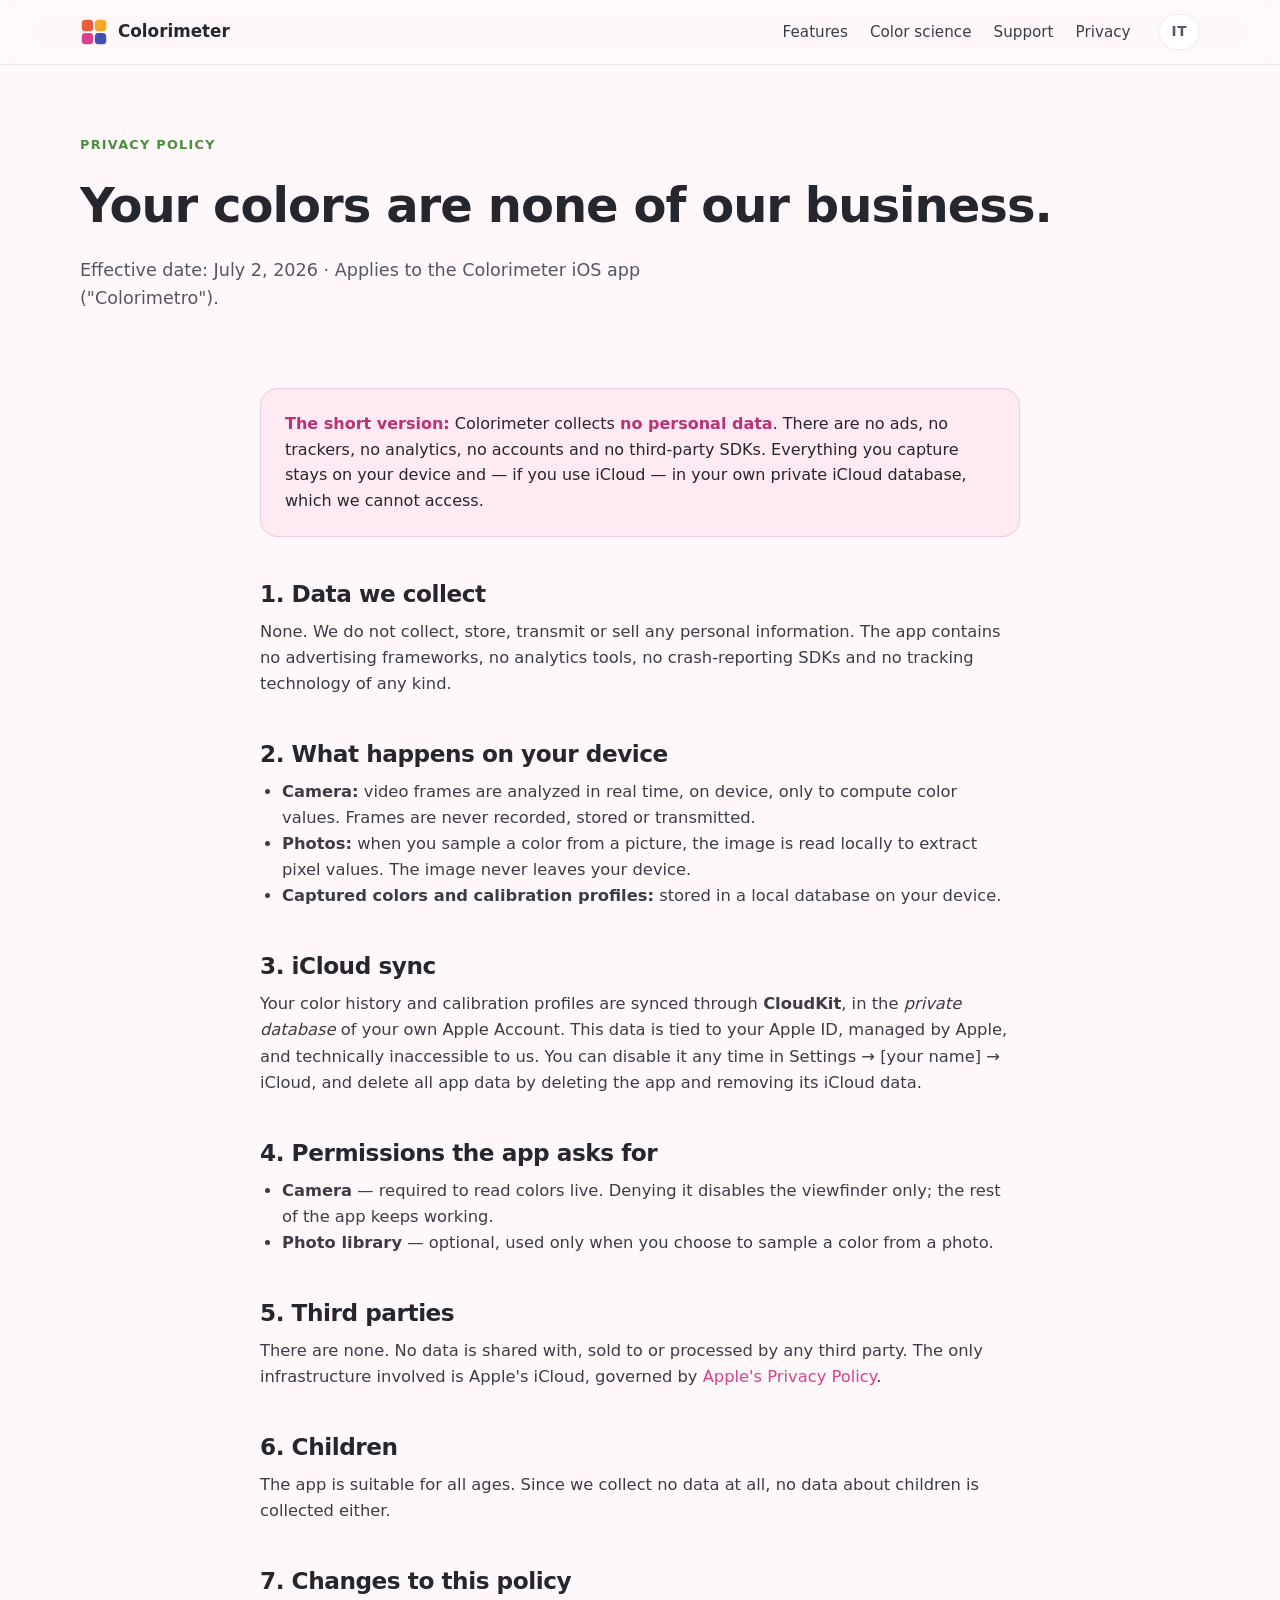
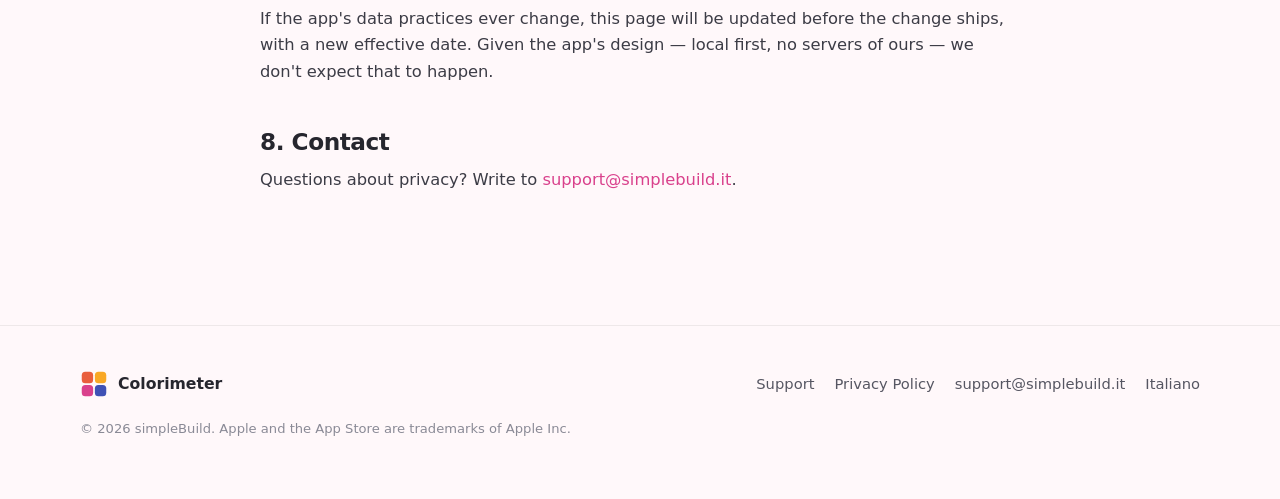
<file: privacy.html>
<!DOCTYPE html>
<html lang="en">
<head>
  <meta charset="UTF-8" />
  <meta name="viewport" content="width=device-width, initial-scale=1" />
  <title>Privacy Policy — Colorimeter</title>
  <meta name="description" content="Colorimeter privacy policy: no data collection, no tracking, no ads. Everything stays on your device and in your private iCloud." />
  <link rel="icon" type="image/svg+xml" href="assets/img/favicon.svg" />
  <link rel="stylesheet" href="assets/css/style.css" />
  <link rel="alternate" hreflang="en" href="privacy.html" />
  <link rel="alternate" hreflang="it" href="it/privacy.html" />
</head>
<body>

  <header class="nav">
    <div class="container nav-inner">
      <a class="brand" href="index.html" aria-label="Colorimeter home">
        <svg viewBox="0 0 64 64" aria-hidden="true"><rect x="4" y="4" width="26" height="26" rx="8" fill="#E95E3C"/><rect x="34" y="4" width="26" height="26" rx="8" fill="#F9A825"/><rect x="4" y="34" width="26" height="26" rx="8" fill="#D9418C"/><rect x="34" y="34" width="26" height="26" rx="8" fill="#3F51B5"/></svg>
        Colorimeter
      </a>
      <nav class="nav-links" aria-label="Main">
        <a href="index.html#features">Features</a>
        <a href="index.html#science">Color science</a>
        <a href="support.html">Support</a>
        <a href="privacy.html">Privacy</a>
      </nav>
      <a class="lang-switch" href="it/privacy.html" lang="it" hreflang="it">IT</a>
    </div>
  </header>

  <section class="page-hero">
    <div class="container">
      <div class="kicker" style="color:#4C8C3F">Privacy Policy</div>
      <h1>Your colors are none of our business.</h1>
      <p class="updated">Effective date: July 2, 2026 · Applies to the Colorimeter iOS app ("Colorimetro").</p>
    </div>
  </section>

  <section style="padding-top:10px">
    <div class="container prose">

      <div class="callout">
        <strong>The short version:</strong> Colorimeter collects <strong>no personal data</strong>. There are no ads, no trackers, no analytics, no accounts and no third-party SDKs. Everything you capture stays on your device and — if you use iCloud — in your own private iCloud database, which we cannot access.
      </div>

      <h2>1. Data we collect</h2>
      <p>None. We do not collect, store, transmit or sell any personal information. The app contains no advertising frameworks, no analytics tools, no crash-reporting SDKs and no tracking technology of any kind.</p>

      <h2>2. What happens on your device</h2>
      <ul>
        <li><strong>Camera:</strong> video frames are analyzed in real time, on device, only to compute color values. Frames are never recorded, stored or transmitted.</li>
        <li><strong>Photos:</strong> when you sample a color from a picture, the image is read locally to extract pixel values. The image never leaves your device.</li>
        <li><strong>Captured colors and calibration profiles:</strong> stored in a local database on your device.</li>
      </ul>

      <h2>3. iCloud sync</h2>
      <p>Your color history and calibration profiles are synced through <strong>CloudKit</strong>, in the <em>private database</em> of your own Apple Account. This data is tied to your Apple ID, managed by Apple, and technically inaccessible to us. You can disable it any time in Settings → [your name] → iCloud, and delete all app data by deleting the app and removing its iCloud data.</p>

      <h2>4. Permissions the app asks for</h2>
      <ul>
        <li><strong>Camera</strong> — required to read colors live. Denying it disables the viewfinder only; the rest of the app keeps working.</li>
        <li><strong>Photo library</strong> — optional, used only when you choose to sample a color from a photo.</li>
      </ul>

      <h2>5. Third parties</h2>
      <p>There are none. No data is shared with, sold to or processed by any third party. The only infrastructure involved is Apple's iCloud, governed by <a href="https://www.apple.com/legal/privacy/" rel="noopener">Apple's Privacy Policy</a>.</p>

      <h2>6. Children</h2>
      <p>The app is suitable for all ages. Since we collect no data at all, no data about children is collected either.</p>

      <h2>7. Changes to this policy</h2>
      <p>If the app's data practices ever change, this page will be updated before the change ships, with a new effective date. Given the app's design — local first, no servers of ours — we don't expect that to happen.</p>

      <h2>8. Contact</h2>
      <p>Questions about privacy? Write to <a href="mailto:support@simplebuild.it?subject=Colorimeter%20privacy">support@simplebuild.it</a>.</p>

    </div>
  </section>

  <footer>
    <div class="container footer-inner">
      <a class="brand" href="index.html">
        <svg viewBox="0 0 64 64" width="22" height="22" aria-hidden="true"><rect x="4" y="4" width="26" height="26" rx="8" fill="#E95E3C"/><rect x="34" y="4" width="26" height="26" rx="8" fill="#F9A825"/><rect x="4" y="34" width="26" height="26" rx="8" fill="#D9418C"/><rect x="34" y="34" width="26" height="26" rx="8" fill="#3F51B5"/></svg>
        Colorimeter
      </a>
      <nav class="footer-links" aria-label="Footer">
        <a href="support.html">Support</a>
        <a href="privacy.html">Privacy Policy</a>
        <a href="mailto:support@simplebuild.it">support@simplebuild.it</a>
        <a href="it/privacy.html" lang="it">Italiano</a>
      </nav>
      <p class="footer-note">© <span data-year>2026</span> simpleBuild. Apple and the App Store are trademarks of Apple Inc.</p>
    </div>
  </footer>

  <script src="assets/js/main.js"></script>
</body>
</html>
</file>
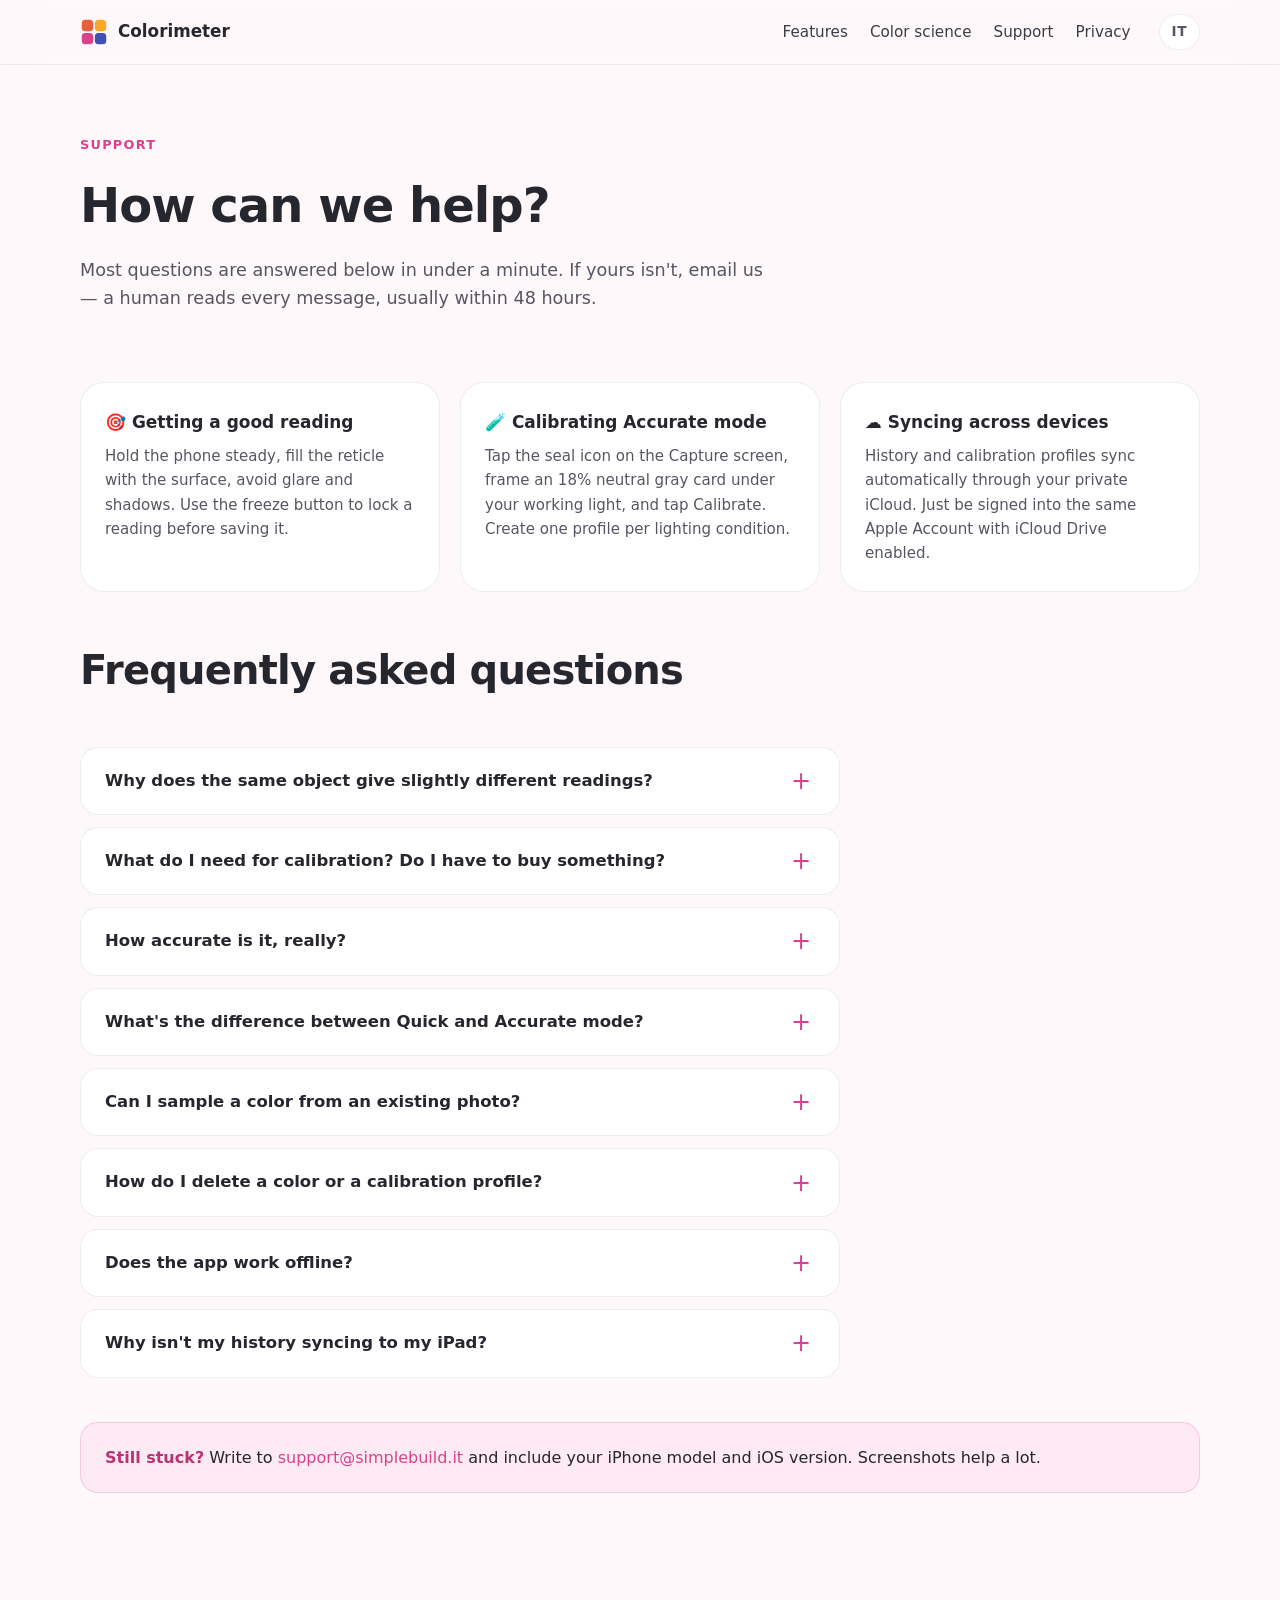
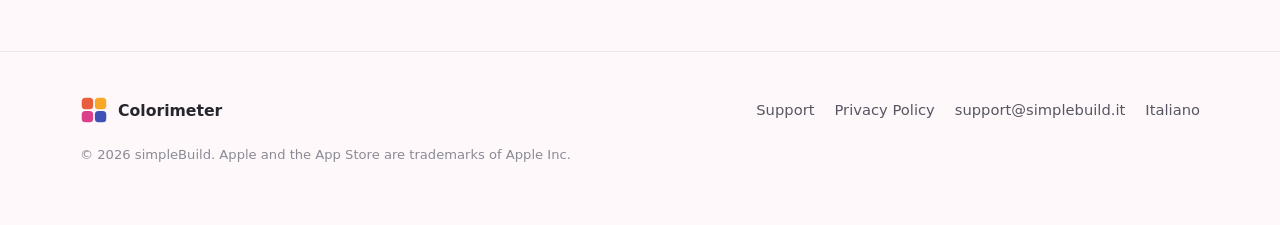
<file: support.html>
<!DOCTYPE html>
<html lang="en">
<head>
  <meta charset="UTF-8" />
  <meta name="viewport" content="width=device-width, initial-scale=1" />
  <title>Support — Colorimeter</title>
  <meta name="description" content="Help, FAQ and contact for Colorimeter: calibration tips, accuracy notes, iCloud sync and more." />
  <link rel="icon" type="image/svg+xml" href="assets/img/favicon.svg" />
  <link rel="stylesheet" href="assets/css/style.css" />
  <link rel="alternate" hreflang="en" href="support.html" />
  <link rel="alternate" hreflang="it" href="it/support.html" />
</head>
<body>

  <header class="nav">
    <div class="container nav-inner">
      <a class="brand" href="index.html" aria-label="Colorimeter home">
        <svg viewBox="0 0 64 64" aria-hidden="true"><rect x="4" y="4" width="26" height="26" rx="8" fill="#E95E3C"/><rect x="34" y="4" width="26" height="26" rx="8" fill="#F9A825"/><rect x="4" y="34" width="26" height="26" rx="8" fill="#D9418C"/><rect x="34" y="34" width="26" height="26" rx="8" fill="#3F51B5"/></svg>
        Colorimeter
      </a>
      <nav class="nav-links" aria-label="Main">
        <a href="index.html#features">Features</a>
        <a href="index.html#science">Color science</a>
        <a href="support.html">Support</a>
        <a href="privacy.html">Privacy</a>
      </nav>
      <a class="lang-switch" href="it/support.html" lang="it" hreflang="it">IT</a>
    </div>
  </header>

  <section class="page-hero">
    <div class="container">
      <div class="kicker" style="color:#D9418C">Support</div>
      <h1>How can we help?</h1>
      <p>Most questions are answered below in under a minute. If yours isn't, email us — a human reads every message, usually within 48 hours.</p>
    </div>
  </section>

  <section style="padding-top:0">
    <div class="container">
      <div class="help-grid">
        <div class="help-card reveal">
          <h3>🎯 Getting a good reading</h3>
          <p>Hold the phone steady, fill the reticle with the surface, avoid glare and shadows. Use the freeze button to lock a reading before saving it.</p>
        </div>
        <div class="help-card reveal">
          <h3>🧪 Calibrating Accurate mode</h3>
          <p>Tap the seal icon on the Capture screen, frame an 18% neutral gray card under your working light, and tap Calibrate. Create one profile per lighting condition.</p>
        </div>
        <div class="help-card reveal">
          <h3>☁️ Syncing across devices</h3>
          <p>History and calibration profiles sync automatically through your private iCloud. Just be signed into the same Apple Account with iCloud Drive enabled.</p>
        </div>
      </div>

      <div class="section-head" style="margin-top:56px">
        <h2>Frequently asked questions</h2>
      </div>

      <div class="faq">
        <details class="reveal">
          <summary>Why does the same object give slightly different readings?</summary>
          <p>Because the light changed, even if your eyes didn't notice. Auto-exposure and white balance shift continuously in Quick mode. For stable, repeatable numbers, calibrate and use Accurate mode: it locks the camera and corrects readings toward a standard illuminant (D65 or D50).</p>
        </details>
        <details class="reveal">
          <summary>What do I need for calibration? Do I have to buy something?</summary>
          <p>Any 18% neutral gray reference card works — they cost a few euros in photo shops. A neutral gray card stock or the back of a photographic gray card is fine too. The key is that it's truly neutral (no color cast).</p>
        </details>
        <details class="reveal">
          <summary>How accurate is it, really?</summary>
          <p>Honestly: readings are indicative. A phone's RGB sensor is not a spectrophotometer. With calibration under stable light you get remarkably close, repeatable values — great for matching paint, fabric and design work. Metallic, pearlescent and iridescent finishes change with viewing angle and are out of reach for any camera-based tool.</p>
        </details>
        <details class="reveal">
          <summary>What's the difference between Quick and Accurate mode?</summary>
          <p>Quick mode reads whatever the camera sees, with continuous auto-adjustment — instant and great for browsing colors. Accurate mode locks exposure, white balance and focus, then applies your calibration profile via a Bradford chromatic adaptation, so Lab values are meaningful and comparable.</p>
        </details>
        <details class="reveal">
          <summary>Can I sample a color from an existing photo?</summary>
          <p>Yes. On the Capture tab, tap the photo button, pick an image from your library and tap any point. The sampling patch size (Settings → Colors) also applies here — increase it for noisy or textured surfaces.</p>
        </details>
        <details class="reveal">
          <summary>How do I delete a color or a calibration profile?</summary>
          <p>Colors: long-press a swatch in History and choose Delete, or open it and use the ··· menu. Profiles: in Settings, swipe left on a profile to delete it (swipe right to rename).</p>
        </details>
        <details class="reveal">
          <summary>Does the app work offline?</summary>
          <p>Completely. Capture, calibration and history all work without a connection. iCloud sync simply resumes whenever you're back online.</p>
        </details>
        <details class="reveal">
          <summary>Why isn't my history syncing to my iPad?</summary>
          <p>Check that both devices are signed into the same Apple Account, that iCloud Drive is enabled, and that Colorimeter is allowed under Settings → [your name] → iCloud. Sync is handled by Apple and can take a few minutes the first time.</p>
        </details>
      </div>

      <div class="callout reveal" style="margin-top:44px">
        <strong>Still stuck?</strong> Write to <a href="mailto:support@simplebuild.it?subject=Colorimeter%20support">support@simplebuild.it</a> and include your iPhone model and iOS version. Screenshots help a lot.
      </div>
    </div>
  </section>

  <footer>
    <div class="container footer-inner">
      <a class="brand" href="index.html">
        <svg viewBox="0 0 64 64" width="22" height="22" aria-hidden="true"><rect x="4" y="4" width="26" height="26" rx="8" fill="#E95E3C"/><rect x="34" y="4" width="26" height="26" rx="8" fill="#F9A825"/><rect x="4" y="34" width="26" height="26" rx="8" fill="#D9418C"/><rect x="34" y="34" width="26" height="26" rx="8" fill="#3F51B5"/></svg>
        Colorimeter
      </a>
      <nav class="footer-links" aria-label="Footer">
        <a href="support.html">Support</a>
        <a href="privacy.html">Privacy Policy</a>
        <a href="mailto:support@simplebuild.it">support@simplebuild.it</a>
        <a href="it/support.html" lang="it">Italiano</a>
      </nav>
      <p class="footer-note">© <span data-year>2026</span> simpleBuild. Apple and the App Store are trademarks of Apple Inc.</p>
    </div>
  </footer>

  <script src="assets/js/main.js"></script>
</body>
</html>
</file>
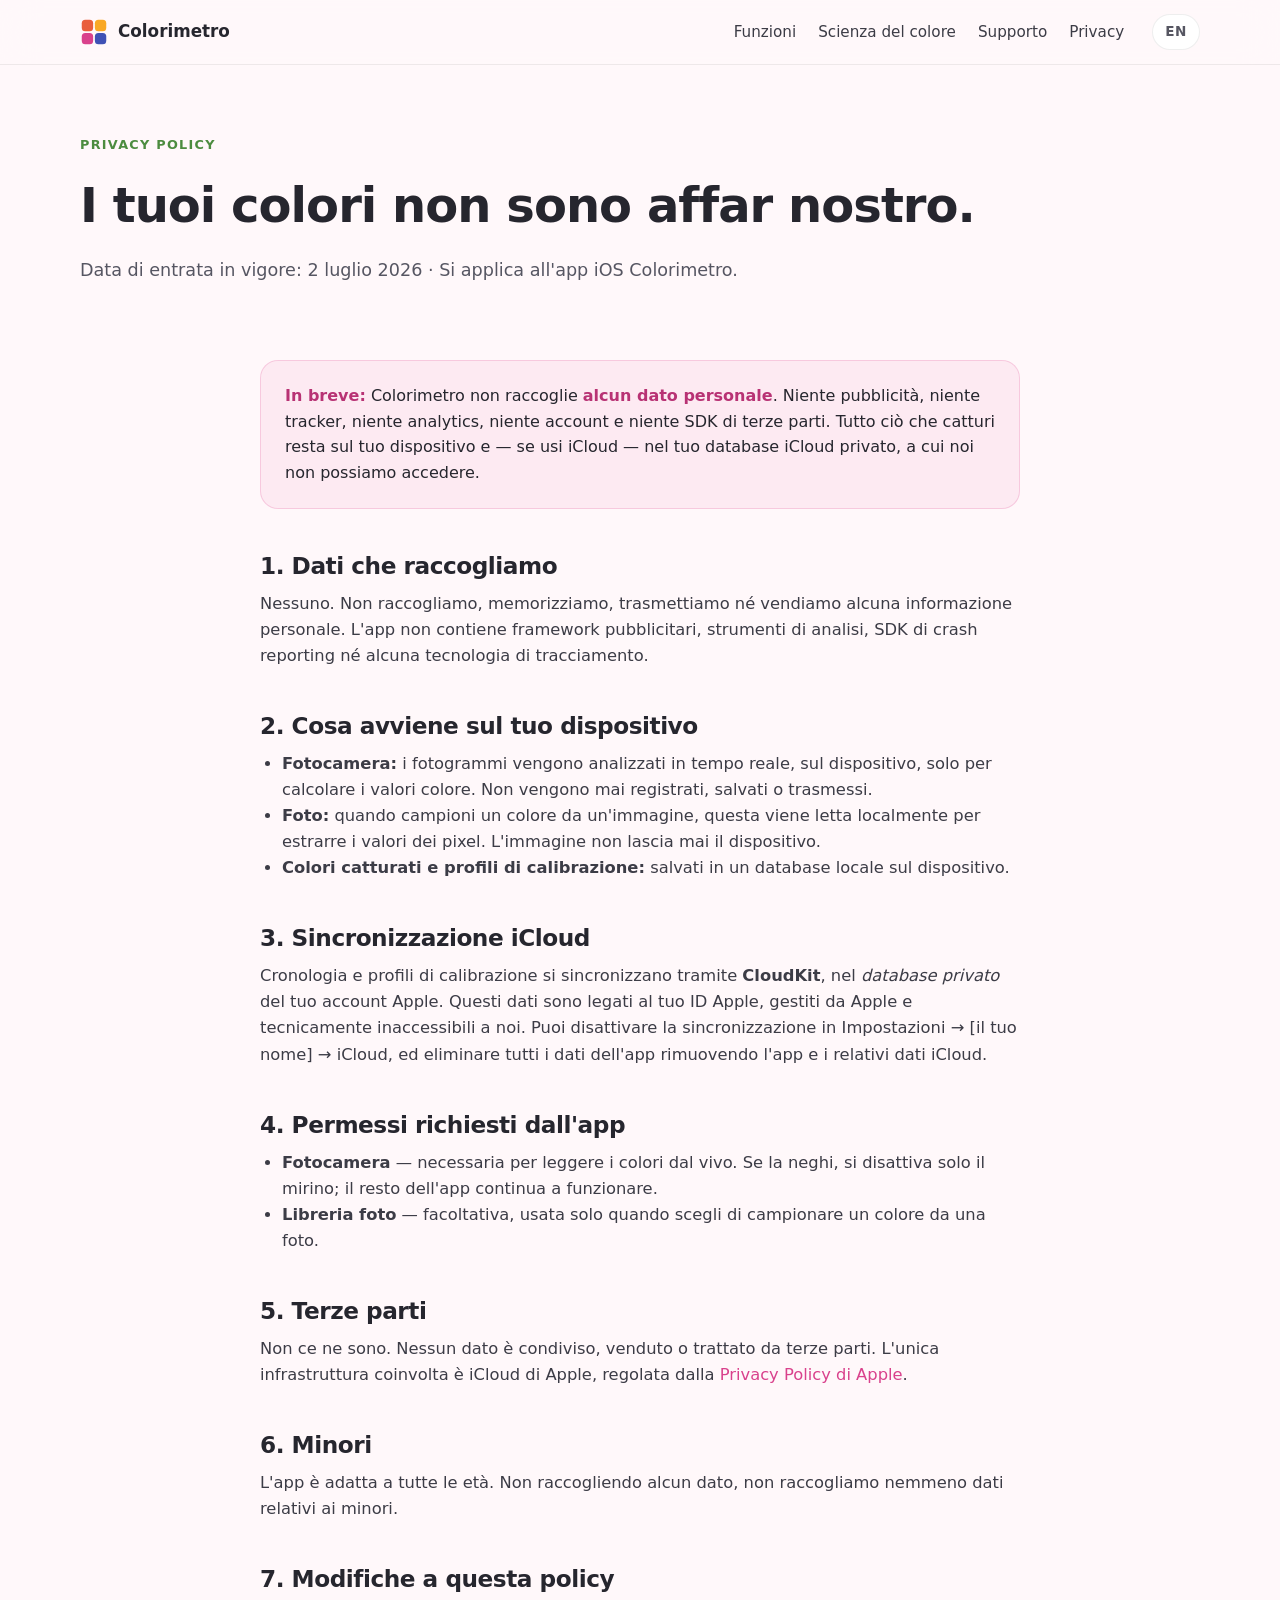
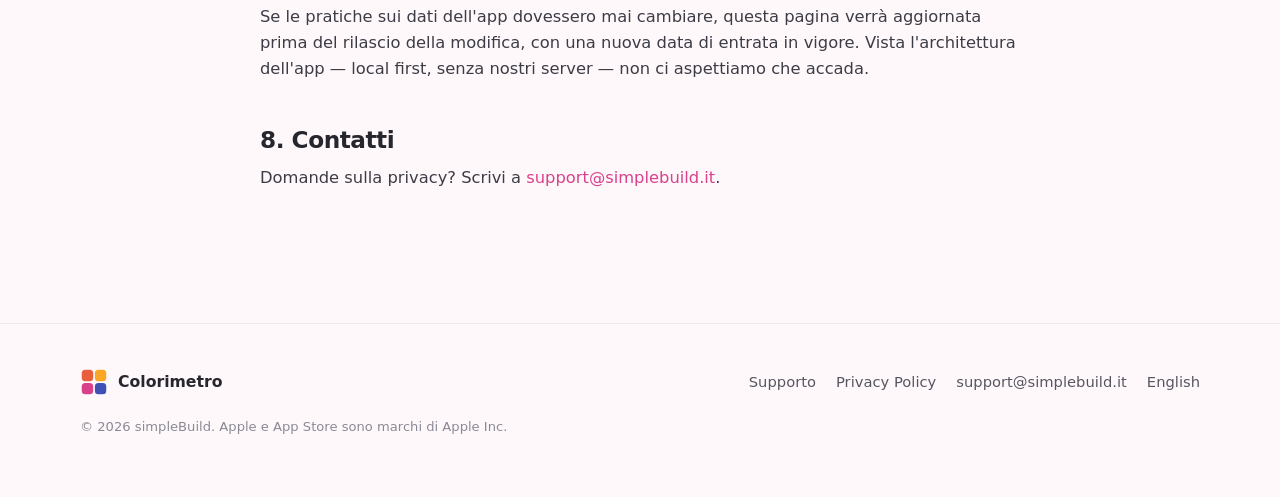
<file: it/privacy.html>
<!DOCTYPE html>
<html lang="it">
<head>
  <meta charset="UTF-8" />
  <meta name="viewport" content="width=device-width, initial-scale=1" />
  <title>Privacy Policy — Colorimetro</title>
  <meta name="description" content="Privacy policy di Colorimetro: nessuna raccolta dati, nessun tracciamento, nessuna pubblicità. Tutto resta sul tuo dispositivo e nel tuo iCloud privato." />
  <link rel="icon" type="image/svg+xml" href="../assets/img/favicon.svg" />
  <link rel="stylesheet" href="../assets/css/style.css" />
  <link rel="alternate" hreflang="en" href="../privacy.html" />
  <link rel="alternate" hreflang="it" href="privacy.html" />
</head>
<body>

  <header class="nav">
    <div class="container nav-inner">
      <a class="brand" href="index.html" aria-label="Colorimetro home">
        <svg viewBox="0 0 64 64" aria-hidden="true"><rect x="4" y="4" width="26" height="26" rx="8" fill="#E95E3C"/><rect x="34" y="4" width="26" height="26" rx="8" fill="#F9A825"/><rect x="4" y="34" width="26" height="26" rx="8" fill="#D9418C"/><rect x="34" y="34" width="26" height="26" rx="8" fill="#3F51B5"/></svg>
        Colorimetro
      </a>
      <nav class="nav-links" aria-label="Principale">
        <a href="index.html#features">Funzioni</a>
        <a href="index.html#science">Scienza del colore</a>
        <a href="support.html">Supporto</a>
        <a href="privacy.html">Privacy</a>
      </nav>
      <a class="lang-switch" href="../privacy.html" lang="en" hreflang="en">EN</a>
    </div>
  </header>

  <section class="page-hero">
    <div class="container">
      <div class="kicker" style="color:#4C8C3F">Privacy Policy</div>
      <h1>I tuoi colori non sono affar nostro.</h1>
      <p class="updated">Data di entrata in vigore: 2 luglio 2026 · Si applica all'app iOS Colorimetro.</p>
    </div>
  </section>

  <section style="padding-top:10px">
    <div class="container prose">

      <div class="callout">
        <strong>In breve:</strong> Colorimetro non raccoglie <strong>alcun dato personale</strong>. Niente pubblicità, niente tracker, niente analytics, niente account e niente SDK di terze parti. Tutto ciò che catturi resta sul tuo dispositivo e — se usi iCloud — nel tuo database iCloud privato, a cui noi non possiamo accedere.
      </div>

      <h2>1. Dati che raccogliamo</h2>
      <p>Nessuno. Non raccogliamo, memorizziamo, trasmettiamo né vendiamo alcuna informazione personale. L'app non contiene framework pubblicitari, strumenti di analisi, SDK di crash reporting né alcuna tecnologia di tracciamento.</p>

      <h2>2. Cosa avviene sul tuo dispositivo</h2>
      <ul>
        <li><strong>Fotocamera:</strong> i fotogrammi vengono analizzati in tempo reale, sul dispositivo, solo per calcolare i valori colore. Non vengono mai registrati, salvati o trasmessi.</li>
        <li><strong>Foto:</strong> quando campioni un colore da un'immagine, questa viene letta localmente per estrarre i valori dei pixel. L'immagine non lascia mai il dispositivo.</li>
        <li><strong>Colori catturati e profili di calibrazione:</strong> salvati in un database locale sul dispositivo.</li>
      </ul>

      <h2>3. Sincronizzazione iCloud</h2>
      <p>Cronologia e profili di calibrazione si sincronizzano tramite <strong>CloudKit</strong>, nel <em>database privato</em> del tuo account Apple. Questi dati sono legati al tuo ID Apple, gestiti da Apple e tecnicamente inaccessibili a noi. Puoi disattivare la sincronizzazione in Impostazioni → [il tuo nome] → iCloud, ed eliminare tutti i dati dell'app rimuovendo l'app e i relativi dati iCloud.</p>

      <h2>4. Permessi richiesti dall'app</h2>
      <ul>
        <li><strong>Fotocamera</strong> — necessaria per leggere i colori dal vivo. Se la neghi, si disattiva solo il mirino; il resto dell'app continua a funzionare.</li>
        <li><strong>Libreria foto</strong> — facoltativa, usata solo quando scegli di campionare un colore da una foto.</li>
      </ul>

      <h2>5. Terze parti</h2>
      <p>Non ce ne sono. Nessun dato è condiviso, venduto o trattato da terze parti. L'unica infrastruttura coinvolta è iCloud di Apple, regolata dalla <a href="https://www.apple.com/legal/privacy/it/" rel="noopener">Privacy Policy di Apple</a>.</p>

      <h2>6. Minori</h2>
      <p>L'app è adatta a tutte le età. Non raccogliendo alcun dato, non raccogliamo nemmeno dati relativi ai minori.</p>

      <h2>7. Modifiche a questa policy</h2>
      <p>Se le pratiche sui dati dell'app dovessero mai cambiare, questa pagina verrà aggiornata prima del rilascio della modifica, con una nuova data di entrata in vigore. Vista l'architettura dell'app — local first, senza nostri server — non ci aspettiamo che accada.</p>

      <h2>8. Contatti</h2>
      <p>Domande sulla privacy? Scrivi a <a href="mailto:support@simplebuild.it?subject=Privacy%20Colorimetro">support@simplebuild.it</a>.</p>

    </div>
  </section>

  <footer>
    <div class="container footer-inner">
      <a class="brand" href="index.html">
        <svg viewBox="0 0 64 64" width="22" height="22" aria-hidden="true"><rect x="4" y="4" width="26" height="26" rx="8" fill="#E95E3C"/><rect x="34" y="4" width="26" height="26" rx="8" fill="#F9A825"/><rect x="4" y="34" width="26" height="26" rx="8" fill="#D9418C"/><rect x="34" y="34" width="26" height="26" rx="8" fill="#3F51B5"/></svg>
        Colorimetro
      </a>
      <nav class="footer-links" aria-label="Footer">
        <a href="support.html">Supporto</a>
        <a href="privacy.html">Privacy Policy</a>
        <a href="mailto:support@simplebuild.it">support@simplebuild.it</a>
        <a href="../privacy.html" lang="en">English</a>
      </nav>
      <p class="footer-note">© <span data-year>2026</span> simpleBuild. Apple e App Store sono marchi di Apple Inc.</p>
    </div>
  </footer>

  <script src="../assets/js/main.js"></script>
</body>
</html>
</file>
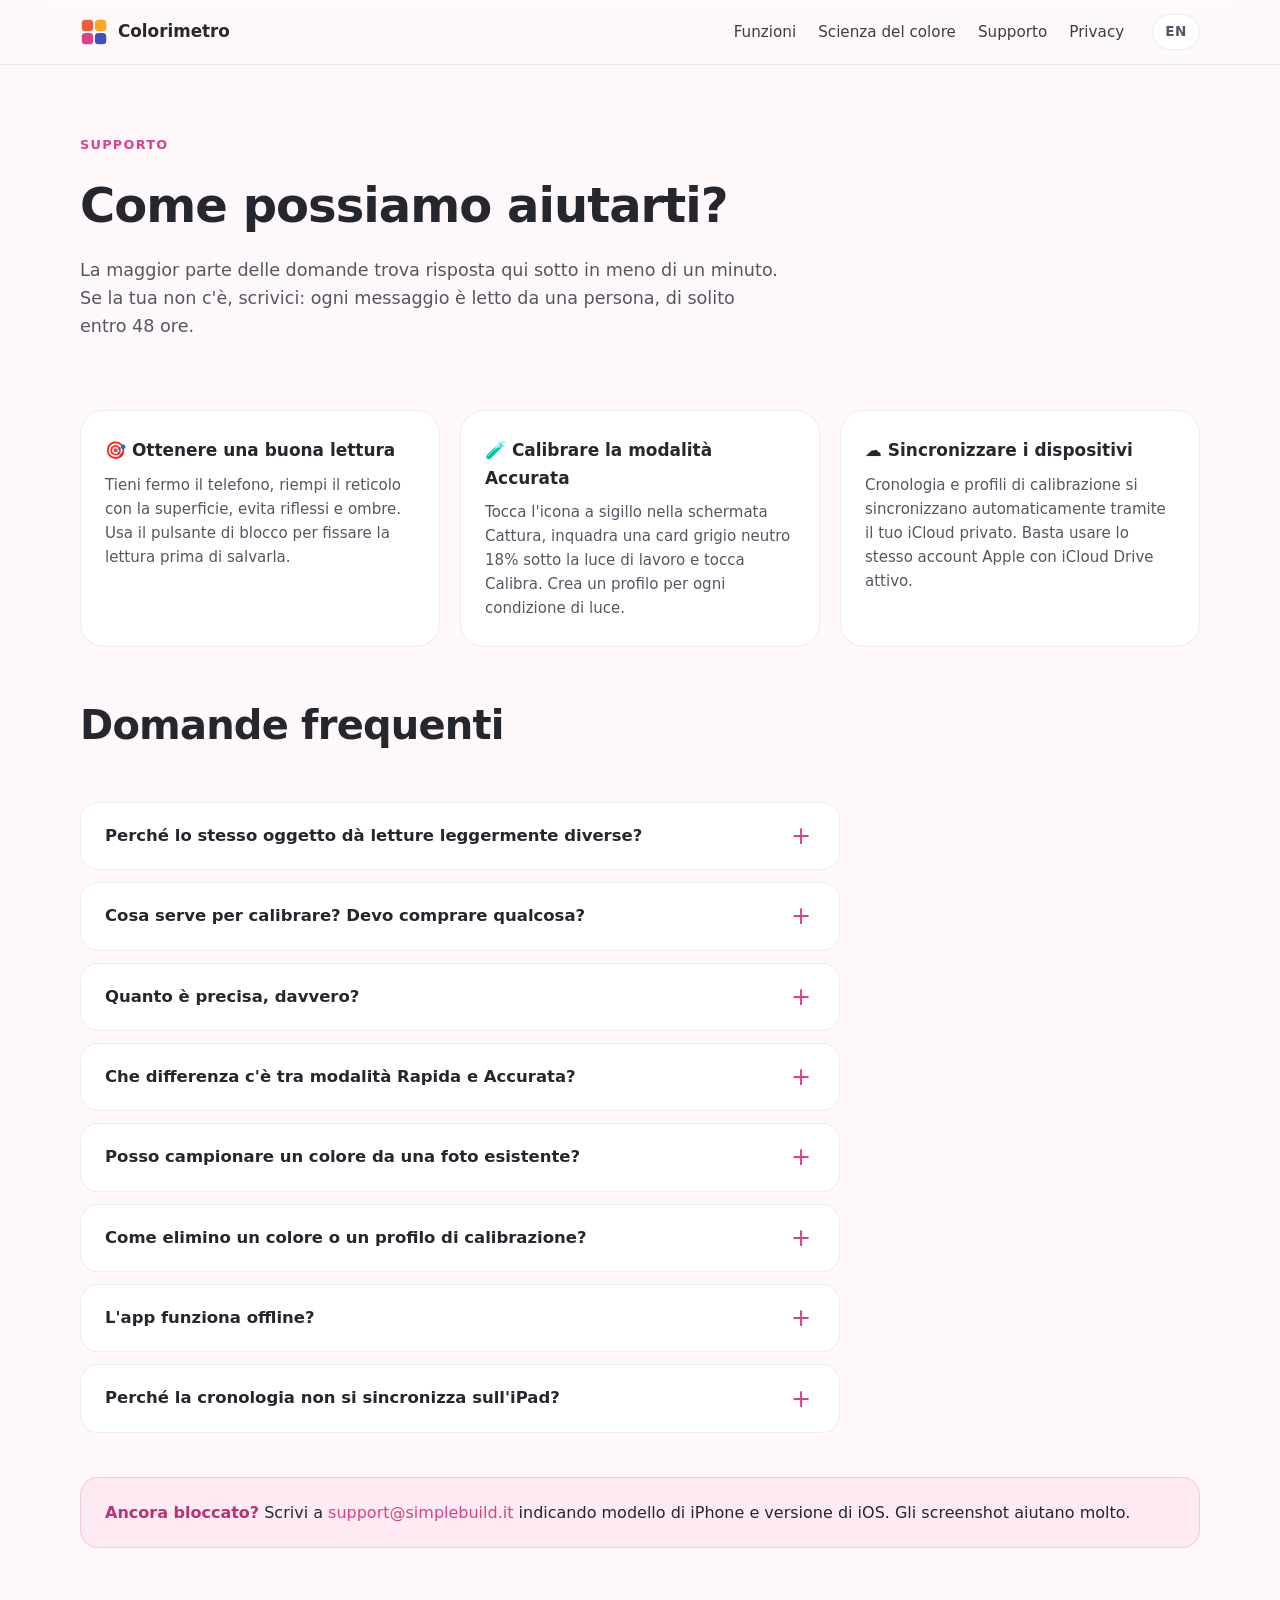
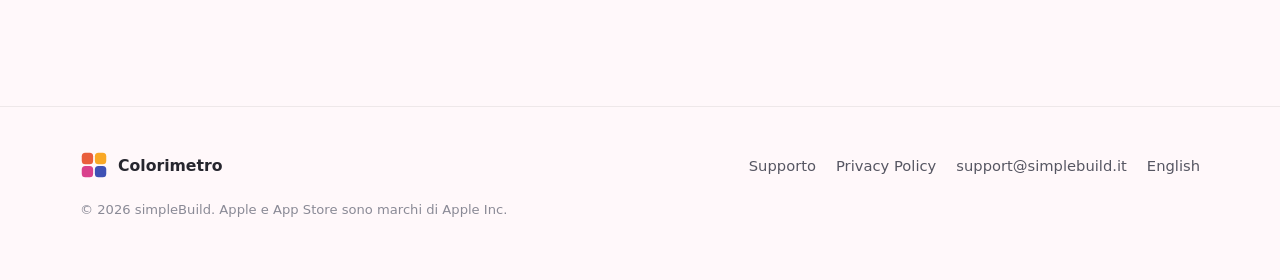
<file: it/support.html>
<!DOCTYPE html>
<html lang="it">
<head>
  <meta charset="UTF-8" />
  <meta name="viewport" content="width=device-width, initial-scale=1" />
  <title>Supporto — Colorimetro</title>
  <meta name="description" content="Aiuto, FAQ e contatti per Colorimetro: consigli di calibrazione, note sulla precisione, sync iCloud e altro." />
  <link rel="icon" type="image/svg+xml" href="../assets/img/favicon.svg" />
  <link rel="stylesheet" href="../assets/css/style.css" />
  <link rel="alternate" hreflang="en" href="../support.html" />
  <link rel="alternate" hreflang="it" href="support.html" />
</head>
<body>

  <header class="nav">
    <div class="container nav-inner">
      <a class="brand" href="index.html" aria-label="Colorimetro home">
        <svg viewBox="0 0 64 64" aria-hidden="true"><rect x="4" y="4" width="26" height="26" rx="8" fill="#E95E3C"/><rect x="34" y="4" width="26" height="26" rx="8" fill="#F9A825"/><rect x="4" y="34" width="26" height="26" rx="8" fill="#D9418C"/><rect x="34" y="34" width="26" height="26" rx="8" fill="#3F51B5"/></svg>
        Colorimetro
      </a>
      <nav class="nav-links" aria-label="Principale">
        <a href="index.html#features">Funzioni</a>
        <a href="index.html#science">Scienza del colore</a>
        <a href="support.html">Supporto</a>
        <a href="privacy.html">Privacy</a>
      </nav>
      <a class="lang-switch" href="../support.html" lang="en" hreflang="en">EN</a>
    </div>
  </header>

  <section class="page-hero">
    <div class="container">
      <div class="kicker" style="color:#D9418C">Supporto</div>
      <h1>Come possiamo aiutarti?</h1>
      <p>La maggior parte delle domande trova risposta qui sotto in meno di un minuto. Se la tua non c'è, scrivici: ogni messaggio è letto da una persona, di solito entro 48 ore.</p>
    </div>
  </section>

  <section style="padding-top:0">
    <div class="container">
      <div class="help-grid">
        <div class="help-card reveal">
          <h3>🎯 Ottenere una buona lettura</h3>
          <p>Tieni fermo il telefono, riempi il reticolo con la superficie, evita riflessi e ombre. Usa il pulsante di blocco per fissare la lettura prima di salvarla.</p>
        </div>
        <div class="help-card reveal">
          <h3>🧪 Calibrare la modalità Accurata</h3>
          <p>Tocca l'icona a sigillo nella schermata Cattura, inquadra una card grigio neutro 18% sotto la luce di lavoro e tocca Calibra. Crea un profilo per ogni condizione di luce.</p>
        </div>
        <div class="help-card reveal">
          <h3>☁️ Sincronizzare i dispositivi</h3>
          <p>Cronologia e profili di calibrazione si sincronizzano automaticamente tramite il tuo iCloud privato. Basta usare lo stesso account Apple con iCloud Drive attivo.</p>
        </div>
      </div>

      <div class="section-head" style="margin-top:56px">
        <h2>Domande frequenti</h2>
      </div>

      <div class="faq">
        <details class="reveal">
          <summary>Perché lo stesso oggetto dà letture leggermente diverse?</summary>
          <p>Perché la luce è cambiata, anche se i tuoi occhi non se ne sono accorti. In modalità Rapida esposizione e bilanciamento del bianco si adattano di continuo. Per valori stabili e ripetibili, calibra e usa la modalità Accurata: blocca la fotocamera e corregge le letture verso un illuminante standard (D65 o D50).</p>
        </details>
        <details class="reveal">
          <summary>Cosa serve per calibrare? Devo comprare qualcosa?</summary>
          <p>Va bene una qualsiasi reference card grigio neutro 18% — costa pochi euro nei negozi di fotografia. Funziona anche un cartoncino grigio neutro o il retro di una scheda grigia fotografica. L'importante è che sia davvero neutra, senza dominanti.</p>
        </details>
        <details class="reveal">
          <summary>Quanto è precisa, davvero?</summary>
          <p>Onestamente: le letture sono indicative. Il sensore RGB di un telefono non è uno spettrofotometro. Con la calibrazione e una luce stabile ottieni valori sorprendentemente vicini e ripetibili — ottimi per vernici, tessuti e lavoro di design. Le finiture metallizzate, perlescenti e iridescenti cambiano con l'angolo di vista e restano fuori portata per qualsiasi strumento basato su fotocamera.</p>
        </details>
        <details class="reveal">
          <summary>Che differenza c'è tra modalità Rapida e Accurata?</summary>
          <p>La Rapida legge ciò che vede la fotocamera, con regolazione automatica continua: immediata, perfetta per esplorare i colori. L'Accurata blocca esposizione, bilanciamento del bianco e fuoco, poi applica il tuo profilo di calibrazione con un adattamento cromatico Bradford, così i valori Lab sono significativi e confrontabili.</p>
        </details>
        <details class="reveal">
          <summary>Posso campionare un colore da una foto esistente?</summary>
          <p>Sì. Nella tab Cattura tocca il pulsante foto, scegli un'immagine dalla libreria e tocca un punto qualsiasi. Anche qui vale la dimensione del patch di campionamento (Impostazioni → Colori): aumentala per superfici irregolari o con grana.</p>
        </details>
        <details class="reveal">
          <summary>Come elimino un colore o un profilo di calibrazione?</summary>
          <p>Colori: tieni premuto un campione nella Cronologia e scegli Elimina, oppure aprilo e usa il menu ···. Profili: nelle Impostazioni scorri un profilo verso sinistra per eliminarlo (verso destra per rinominarlo).</p>
        </details>
        <details class="reveal">
          <summary>L'app funziona offline?</summary>
          <p>Completamente. Cattura, calibrazione e cronologia funzionano senza connessione. La sincronizzazione iCloud riprende da sola appena torni online.</p>
        </details>
        <details class="reveal">
          <summary>Perché la cronologia non si sincronizza sull'iPad?</summary>
          <p>Controlla che entrambi i dispositivi usino lo stesso account Apple, che iCloud Drive sia attivo e che Colorimetro sia abilitato in Impostazioni → [il tuo nome] → iCloud. La sincronizzazione è gestita da Apple e la prima volta può richiedere qualche minuto.</p>
        </details>
      </div>

      <div class="callout reveal" style="margin-top:44px">
        <strong>Ancora bloccato?</strong> Scrivi a <a href="mailto:support@simplebuild.it?subject=Supporto%20Colorimetro">support@simplebuild.it</a> indicando modello di iPhone e versione di iOS. Gli screenshot aiutano molto.
      </div>
    </div>
  </section>

  <footer>
    <div class="container footer-inner">
      <a class="brand" href="index.html">
        <svg viewBox="0 0 64 64" width="22" height="22" aria-hidden="true"><rect x="4" y="4" width="26" height="26" rx="8" fill="#E95E3C"/><rect x="34" y="4" width="26" height="26" rx="8" fill="#F9A825"/><rect x="4" y="34" width="26" height="26" rx="8" fill="#D9418C"/><rect x="34" y="34" width="26" height="26" rx="8" fill="#3F51B5"/></svg>
        Colorimetro
      </a>
      <nav class="footer-links" aria-label="Footer">
        <a href="support.html">Supporto</a>
        <a href="privacy.html">Privacy Policy</a>
        <a href="mailto:support@simplebuild.it">support@simplebuild.it</a>
        <a href="../support.html" lang="en">English</a>
      </nav>
      <p class="footer-note">© <span data-year>2026</span> simpleBuild. Apple e App Store sono marchi di Apple Inc.</p>
    </div>
  </footer>

  <script src="../assets/js/main.js"></script>
</body>
</html>
</file>
<file: assets/css/style.css>
/* ============================================================
   Colorimeter — landing site
   Palette derivata dalle anteprime App Store (gerbera + accenti)
   ============================================================ */

:root {
  --pink: #d9418c;
  --pink-deep: #b83274;
  --coral: #e95e3c;
  --amber: #f9a825;
  --indigo: #3f51b5;
  --green: #4c8c3f;
  --ink: #26262e;
  --ink-soft: #3c3c46;
  --grey: #565662;
  --grey-light: #8a8a96;
  --bg: #fff8fa;
  --card: #ffffff;
  --line: rgba(38, 38, 46, 0.08);
  --shadow: 0 24px 60px -24px rgba(38, 38, 46, 0.25);
  --radius: 24px;
  --font: -apple-system, BlinkMacSystemFont, "SF Pro Display", "SF Pro Text",
    system-ui, "Segoe UI", Roboto, "Helvetica Neue", Arial, sans-serif;
  --mono: ui-monospace, "SF Mono", SFMono-Regular, Menlo, Consolas, monospace;
}

* { margin: 0; padding: 0; box-sizing: border-box; }

html { scroll-behavior: smooth; }

body {
  font-family: var(--font);
  color: var(--ink);
  background: var(--bg);
  line-height: 1.6;
  -webkit-font-smoothing: antialiased;
  overflow-x: hidden;
}

img { max-width: 100%; display: block; }

a { color: var(--pink); text-decoration: none; }
a:hover { text-decoration: underline; }

.container { width: min(1120px, 92vw); margin: 0 auto; }

/* ------------------------------------------------ nav */

.nav {
  position: sticky; top: 0; z-index: 50;
  backdrop-filter: blur(18px) saturate(1.4);
  -webkit-backdrop-filter: blur(18px) saturate(1.4);
  background: rgba(255, 248, 250, 0.75);
  border-bottom: 1px solid var(--line);
}
.nav-inner {
  display: flex; align-items: center; gap: 28px;
  padding: 14px 0;
}
.brand {
  display: flex; align-items: center; gap: 10px;
  font-weight: 700; font-size: 1.05rem; color: var(--ink);
}
.brand:hover { text-decoration: none; }
.brand svg { width: 28px; height: 28px; }
.nav-links {
  display: flex; gap: 22px; margin-left: auto;
  font-size: 0.95rem; font-weight: 500;
}
.nav-links a { color: var(--ink-soft); }
.nav-links a:hover { color: var(--pink); text-decoration: none; }
.lang-switch {
  font-size: 0.85rem; font-weight: 700; letter-spacing: 0.04em;
  color: var(--grey); border: 1px solid var(--line);
  padding: 6px 12px; border-radius: 999px; background: var(--card);
}
.lang-switch:hover { color: var(--pink); text-decoration: none; border-color: var(--pink); }

@media (max-width: 760px) {
  .nav-links { display: none; }
  .lang-switch { margin-left: auto; }
}

/* ------------------------------------------------ buttons */

.btn {
  display: inline-flex; align-items: center; gap: 10px;
  font-weight: 600; font-size: 1rem;
  padding: 14px 26px; border-radius: 999px;
  transition: transform 0.15s ease, box-shadow 0.15s ease;
  cursor: pointer;
}
.btn:hover { text-decoration: none; transform: translateY(-2px); }
.btn-dark {
  background: var(--ink); color: #fff;
  box-shadow: 0 12px 30px -12px rgba(38, 38, 46, 0.5);
}
.btn-dark:hover { box-shadow: 0 18px 40px -14px rgba(38, 38, 46, 0.55); }
.btn-ghost {
  color: var(--ink); background: transparent;
  border: 1.5px solid var(--line);
}
.btn small { display: block; font-size: 0.68rem; font-weight: 500; opacity: 0.75; line-height: 1.1; text-align: left; }
.btn .btn-big { font-size: 1.02rem; font-weight: 700; line-height: 1.15; }

/* ------------------------------------------------ hero */

.hero {
  position: relative;
  padding: 84px 0 96px;
  background:
    radial-gradient(900px 500px at 85% -10%, rgba(217, 65, 140, 0.16), transparent 65%),
    radial-gradient(700px 420px at -10% 30%, rgba(249, 168, 37, 0.14), transparent 60%),
    linear-gradient(180deg, #fdeaef 0%, var(--bg) 78%);
}
.hero-grid {
  display: grid; grid-template-columns: 1.05fr 0.95fr;
  gap: 56px; align-items: center;
}
@media (max-width: 900px) { .hero-grid { grid-template-columns: 1fr; } }

.eyebrow {
  display: inline-flex; align-items: center; gap: 8px;
  font-size: 0.82rem; font-weight: 700; letter-spacing: 0.06em;
  text-transform: uppercase;
  color: var(--pink-deep);
  background: rgba(217, 65, 140, 0.1);
  border: 1px solid rgba(217, 65, 140, 0.22);
  padding: 8px 16px; border-radius: 999px;
  margin-bottom: 22px;
}
.hero h1 {
  font-size: clamp(2.4rem, 5.2vw, 3.9rem);
  line-height: 1.06; letter-spacing: -0.025em;
  margin-bottom: 20px;
}
.hero h1 em {
  font-style: normal;
  background: linear-gradient(90deg, var(--pink), var(--coral));
  -webkit-background-clip: text; background-clip: text;
  -webkit-text-fill-color: transparent; color: transparent;
}
.hero .lede {
  font-size: 1.18rem; color: var(--grey);
  max-width: 34em; margin-bottom: 34px;
}
.hero-ctas { display: flex; flex-wrap: wrap; gap: 14px; align-items: center; }
.hero-note { margin-top: 18px; font-size: 0.85rem; color: var(--grey-light); }

/* sampler (demo interattiva) */

.sampler {
  position: relative;
  border-radius: 28px; overflow: hidden;
  box-shadow: var(--shadow);
  cursor: crosshair;
  touch-action: none;
}
.sampler img { width: 100%; user-select: none; -webkit-user-drag: none; }
.sampler-loupe {
  position: absolute; width: 54px; height: 54px;
  border: 4px solid #fff; border-radius: 50%;
  box-shadow: 0 4px 14px rgba(0, 0, 0, 0.3), inset 0 0 0 1px rgba(0,0,0,0.12);
  transform: translate(-50%, -50%);
  pointer-events: none; opacity: 0;
  transition: opacity 0.15s ease;
}
.sampler:hover .sampler-loupe { opacity: 1; }
.sampler-chip {
  position: absolute; left: 16px; bottom: 16px;
  display: flex; align-items: center; gap: 12px;
  background: rgba(255, 255, 255, 0.82);
  backdrop-filter: blur(14px);
  -webkit-backdrop-filter: blur(14px);
  border-radius: 16px; padding: 10px 16px 10px 10px;
  box-shadow: 0 8px 22px rgba(0, 0, 0, 0.18);
}
.sampler-swatch {
  width: 40px; height: 40px; border-radius: 11px;
  background: #c16a67;
  box-shadow: inset 0 0 0 1px rgba(0, 0, 0, 0.08);
  transition: background 0.08s linear;
}
.sampler-hex { font-family: var(--mono); font-weight: 700; font-size: 1.06rem; }
.sampler-hint { font-size: 0.72rem; color: var(--grey); }
.sampler-badge {
  position: absolute; top: 16px; right: 16px;
  font-size: 0.72rem; font-weight: 700; letter-spacing: 0.05em;
  text-transform: uppercase; color: #fff;
  background: rgba(38, 38, 46, 0.62);
  backdrop-filter: blur(10px);
  padding: 7px 13px; border-radius: 999px;
}

/* toast copia */

.toast {
  position: fixed; left: 50%; bottom: 34px; z-index: 90;
  transform: translate(-50%, 20px);
  background: var(--ink); color: #fff;
  font-weight: 600; font-size: 0.92rem;
  padding: 12px 22px; border-radius: 999px;
  opacity: 0; pointer-events: none;
  transition: opacity 0.25s ease, transform 0.25s ease;
}
.toast.show { opacity: 1; transform: translate(-50%, 0); }

/* ------------------------------------------------ trust strip */

.trust {
  padding: 26px 0;
  border-top: 1px solid var(--line);
  border-bottom: 1px solid var(--line);
  background: var(--card);
}
.trust-inner {
  display: flex; flex-wrap: wrap; justify-content: center;
  gap: 12px 34px;
  font-size: 0.95rem; font-weight: 600; color: var(--ink-soft);
}
.trust-inner span { display: inline-flex; align-items: center; gap: 8px; }
.trust-inner .dot { width: 9px; height: 9px; border-radius: 50%; }

/* ------------------------------------------------ sections */

section { padding: 92px 0; }
.section-head { max-width: 640px; margin-bottom: 54px; }
.section-head.center { margin-left: auto; margin-right: auto; text-align: center; }
.kicker {
  font-size: 0.8rem; font-weight: 800; letter-spacing: 0.1em;
  text-transform: uppercase; margin-bottom: 12px;
}
h2 {
  font-size: clamp(1.7rem, 3.4vw, 2.5rem);
  line-height: 1.12; letter-spacing: -0.02em;
  margin-bottom: 14px;
}
.section-head p { color: var(--grey); font-size: 1.08rem; }

/* problem */

.problem { background: linear-gradient(180deg, var(--bg), #fdf3e7 120%); }
.problem-grid {
  display: grid; grid-template-columns: repeat(3, 1fr); gap: 22px;
}
@media (max-width: 860px) { .problem-grid { grid-template-columns: 1fr; } }
.problem-card {
  background: var(--card); border: 1px solid var(--line);
  border-radius: var(--radius); padding: 30px 28px;
}
.problem-card .emoji { font-size: 1.9rem; display: block; margin-bottom: 14px; }
.problem-card h3 { font-size: 1.12rem; margin-bottom: 8px; }
.problem-card p { color: var(--grey); font-size: 0.97rem; }

/* features alternate */

.feature-row {
  display: grid; grid-template-columns: 1fr 1fr;
  gap: 64px; align-items: center;
  padding: 46px 0;
}
@media (max-width: 860px) {
  .feature-row { grid-template-columns: 1fr; gap: 30px; }
  .feature-row .shot { order: -1; }
}
.feature-row .shot img {
  width: min(320px, 78%); margin: 0 auto;
  border-radius: 36px;
  box-shadow: var(--shadow);
  border: 6px solid #17171c;
}
.feature-row h3 { font-size: 1.55rem; letter-spacing: -0.015em; margin-bottom: 12px; }
.feature-row p { color: var(--grey); margin-bottom: 16px; }
.feature-row ul { list-style: none; }
.feature-row li {
  padding-left: 28px; position: relative; margin-bottom: 9px;
  color: var(--ink-soft); font-size: 0.98rem;
}
.feature-row li::before {
  content: "✓"; position: absolute; left: 0; top: 0;
  font-weight: 800;
}
.tag {
  display: inline-block; font-size: 0.75rem; font-weight: 800;
  letter-spacing: 0.08em; text-transform: uppercase;
  padding: 6px 13px; border-radius: 999px; margin-bottom: 14px;
}

/* science (authority) */

.science {
  background: #1d1d24; color: #f2f2f5;
  border-radius: 44px;
  width: min(1180px, 96vw); margin: 0 auto;
}
.science h2, .science .kicker { color: #fff; }
.science .section-head p { color: #b9b9c4; }
.science-grid { display: grid; grid-template-columns: repeat(3, 1fr); gap: 22px; }
@media (max-width: 860px) { .science-grid { grid-template-columns: 1fr; } }
.science-card {
  background: rgba(255, 255, 255, 0.05);
  border: 1px solid rgba(255, 255, 255, 0.1);
  border-radius: var(--radius); padding: 30px 28px;
}
.science-card h3 { font-size: 1.1rem; margin-bottom: 10px; }
.science-card p { color: #b9b9c4; font-size: 0.95rem; }
.science-card .num {
  font-family: var(--mono); font-size: 0.8rem; font-weight: 700;
  color: var(--amber); display: block; margin-bottom: 14px;
}

/* pledge (ad-free) */

.pledge { text-align: center; }
.pledge h2 { font-size: clamp(2rem, 4.4vw, 3.2rem); max-width: 17em; margin: 0 auto 18px; }
.pledge .lede { color: var(--grey); font-size: 1.12rem; max-width: 42em; margin: 0 auto 40px; }
.pledge-pills { display: flex; flex-wrap: wrap; justify-content: center; gap: 14px; }
.pledge-pill {
  font-weight: 700; font-size: 0.98rem;
  background: var(--card); border: 1px solid var(--line);
  padding: 14px 24px; border-radius: 999px;
  box-shadow: 0 10px 26px -18px rgba(38, 38, 46, 0.4);
}

/* CTA finale */

.cta-final {
  background:
    radial-gradient(700px 380px at 50% -20%, rgba(217, 65, 140, 0.2), transparent 70%),
    linear-gradient(180deg, #fdeaef, var(--bg));
  text-align: center;
}
.cta-final h2 { max-width: 16em; margin: 0 auto 16px; }
.cta-final p { color: var(--grey); margin-bottom: 34px; }

/* ------------------------------------------------ pagine interne */

.page-hero { padding: 70px 0 40px; }
.page-hero h1 { font-size: clamp(2rem, 4.4vw, 3rem); letter-spacing: -0.02em; margin-bottom: 12px; }
.page-hero p { color: var(--grey); font-size: 1.1rem; max-width: 40em; }

.prose { max-width: 760px; }
.prose h2 { font-size: 1.45rem; margin: 44px 0 12px; }
.prose h3 { font-size: 1.1rem; margin: 26px 0 8px; }
.prose p, .prose li { color: var(--ink-soft); font-size: 1.02rem; }
.prose ul { padding-left: 22px; margin: 10px 0; }
.prose .updated { font-size: 0.88rem; color: var(--grey-light); }
.callout {
  background: rgba(217, 65, 140, 0.07);
  border: 1px solid rgba(217, 65, 140, 0.2);
  border-radius: 18px; padding: 22px 24px; margin: 26px 0;
}
.callout strong { color: var(--pink-deep); }

/* support cards + FAQ */

.help-grid { display: grid; grid-template-columns: repeat(3, 1fr); gap: 20px; margin: 30px 0 10px; }
@media (max-width: 860px) { .help-grid { grid-template-columns: 1fr; } }
.help-card {
  background: var(--card); border: 1px solid var(--line);
  border-radius: var(--radius); padding: 26px 24px;
}
.help-card h3 { font-size: 1.06rem; margin-bottom: 8px; }
.help-card p { color: var(--grey); font-size: 0.94rem; }

.faq { max-width: 760px; }
.faq details {
  background: var(--card); border: 1px solid var(--line);
  border-radius: 18px; padding: 0 24px; margin-bottom: 12px;
}
.faq summary {
  cursor: pointer; font-weight: 650; font-size: 1.03rem;
  padding: 20px 0; list-style: none; position: relative; padding-right: 36px;
}
.faq summary::-webkit-details-marker { display: none; }
.faq summary::after {
  content: "+"; position: absolute; right: 4px; top: 50%;
  transform: translateY(-50%);
  font-size: 1.5rem; font-weight: 400; color: var(--pink);
  transition: transform 0.2s ease;
}
.faq details[open] summary::after { transform: translateY(-50%) rotate(45deg); }
.faq details p { color: var(--grey); padding: 0 0 20px; font-size: 0.98rem; }

/* ------------------------------------------------ footer */

footer {
  border-top: 1px solid var(--line);
  padding: 44px 0 60px; margin-top: 40px;
  font-size: 0.92rem; color: var(--grey);
}
.footer-inner { display: flex; flex-wrap: wrap; gap: 20px 40px; align-items: center; }
.footer-inner .brand { font-size: 0.98rem; }
.footer-links { display: flex; flex-wrap: wrap; gap: 20px; margin-left: auto; }
.footer-links a { color: var(--grey); }
.footer-links a:hover { color: var(--pink); }
.footer-note { width: 100%; font-size: 0.82rem; color: var(--grey-light); }

/* ------------------------------------------------ reveal on scroll */

.reveal {
  opacity: 0; transform: translateY(26px);
  transition: opacity 0.7s cubic-bezier(0.22, 1, 0.36, 1),
              transform 0.7s cubic-bezier(0.22, 1, 0.36, 1);
}
.reveal.in { opacity: 1; transform: none; }

@media (prefers-reduced-motion: reduce) {
  html { scroll-behavior: auto; }
  .reveal { opacity: 1; transform: none; transition: none; }
}
</file>
